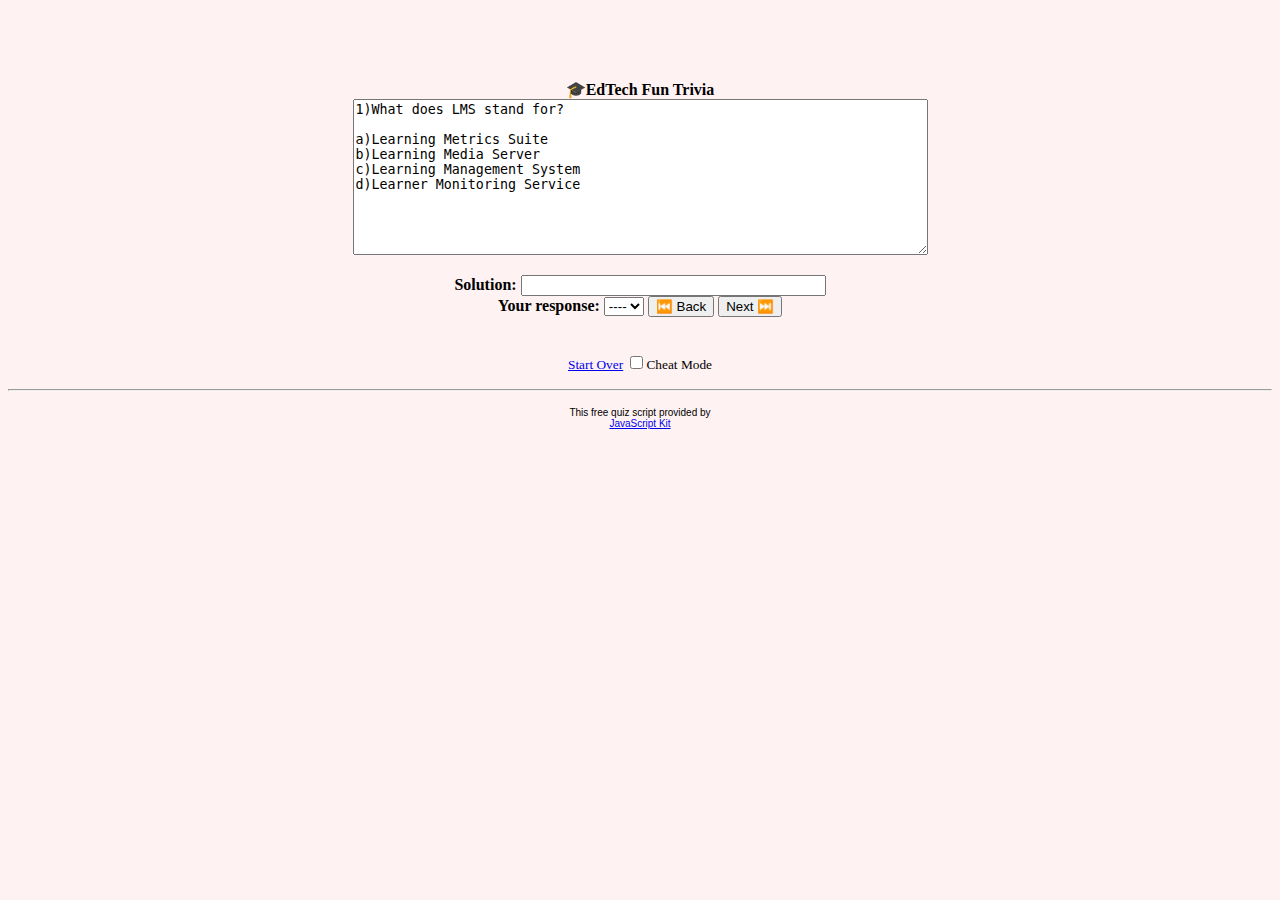
<file: index.html>
<html>
<head>
<style>
  .pill{display:inline-block;padding:4px 10px;border:1px solid #ddd;border-radius:999px;font:12px/1.2 Arial,sans-serif}
  #feedbackBox{margin-top:6px;padding:6px 10px;border:1px dashed #ddd;border-radius:8px;font-family:Arial,sans-serif}
  #feedbackBox.ok{background:#f0fdf4;border-color:#bbf7d0}
  #feedbackBox.no{background:#fff1f2;border-color:#fecaca}
textarea {
  margin-bottom: 20px; /* adds space below question box */
}
</style>
</head>


<body bgcolor="#fff2f2">

<div align="left">

<table border="0" cellspacing="0" cellpadding="0" width="100%">
  <tr>
    <td width="50%"><form method="POST" name="instantquiz">
      <table border="0" width="100%" cellspacing="0" cellpadding="0">
        <caption><strong>🎓EdTech Fun Trivia</strong></caption>
        <tr>
          <td width="100%"><div align="center"><center><p><textarea rows="10" name="thequestion"
          cols="69" wrap="virtual"></textarea></td>
<br><br>
        </tr>
  
        <tr align="center">
          <td width="50%"><div align="center"><center><p><strong>Solution: </strong><input
          type="text" name="thesolution" size="35"></td>
<br><br>
        </tr>
        <tr align="center">
          <td width="100%"><div align="center"><center><p><strong>Your response:</strong> <select
          name="theresponse" size="1" onChange="responses()">
            <option value="-----">----</option>
            <option value="a">a</option>
            <option value="b">b</option>
            <option value="c">c</option>
            <option value="d">d</option>
          </select> <input type="button" value="⏮️ Back" name="B1"
  onClick="if (whichone>1){whichone--;generatequestions()}"> <input type="button" value="Next ⏭️" name="B2"
  onClick="if (whichone<=total){whichone++;generatequestions()}"><br><br><br>
          <small><a href="#" onClick="whichone=1;generatequestions();return false">Start Over</a> </small><input
          type="checkbox" name="cmode" value="ON"><small>Cheat Mode</small><hr><p align="center"><font face="arial" size="-2">This free quiz script provided by</font><br> <font face="arial, helvetica" size="-2"><a href="http://javascriptkit.com">JavaScript Kit</a></font></p></td>
        </tr>
      </table>
    </form>
    </td>
  </tr>
</table>

</div>

<script src="popsolution.js">

/*
Instant-grading multiple choice quiz-
By JavaScript Kit (javascriptkit.com)
Over 200+ free scripts here!
*/

</script>
<script language="JavaScript1.1">
var whichone=1
var tempmn=document.instantquiz.thequestion
function generatequestions(){
document.instantquiz.theresponse.selectedIndex=0
if (!document.instantquiz.cmode.checked||whichone>=total+1||whichone<=0)
document.instantquiz.thesolution.value=''
if (whichone>=total+1)
tempmn.value="🎉 Yoohoo! End of the quiz!"
else{
tempmn.value=whichone+")"+question[whichone]+"\n\n"+"a)"+eval('choice'+whichone+'[1]')+"\n"+"b)"+eval('choice'+whichone+'[2]')+"\n"+"c)"+eval('choice'+whichone+'[3]')+"\n"+"d)"+eval('choice'+whichone+'[4]')
if (document.instantquiz.cmode.checked)
document.instantquiz.thesolution.value=solution[whichone]
}
}

function responses(){
var temp2=document.instantquiz.theresponse
var temp3=temp2.options[temp2.selectedIndex].text
if (temp3!=solution[whichone]&&temp2.selectedIndex!=0)
document.instantquiz.thesolution.value="Sorry, the correct answer is "+solution[whichone]
else if(temp2.selectedIndex!=0)
document.instantquiz.thesolution.value=compliments[Math.round(Math.random()*compliments.length-1)]
}

generatequestions()
</script>

</body>

</html>
</file>
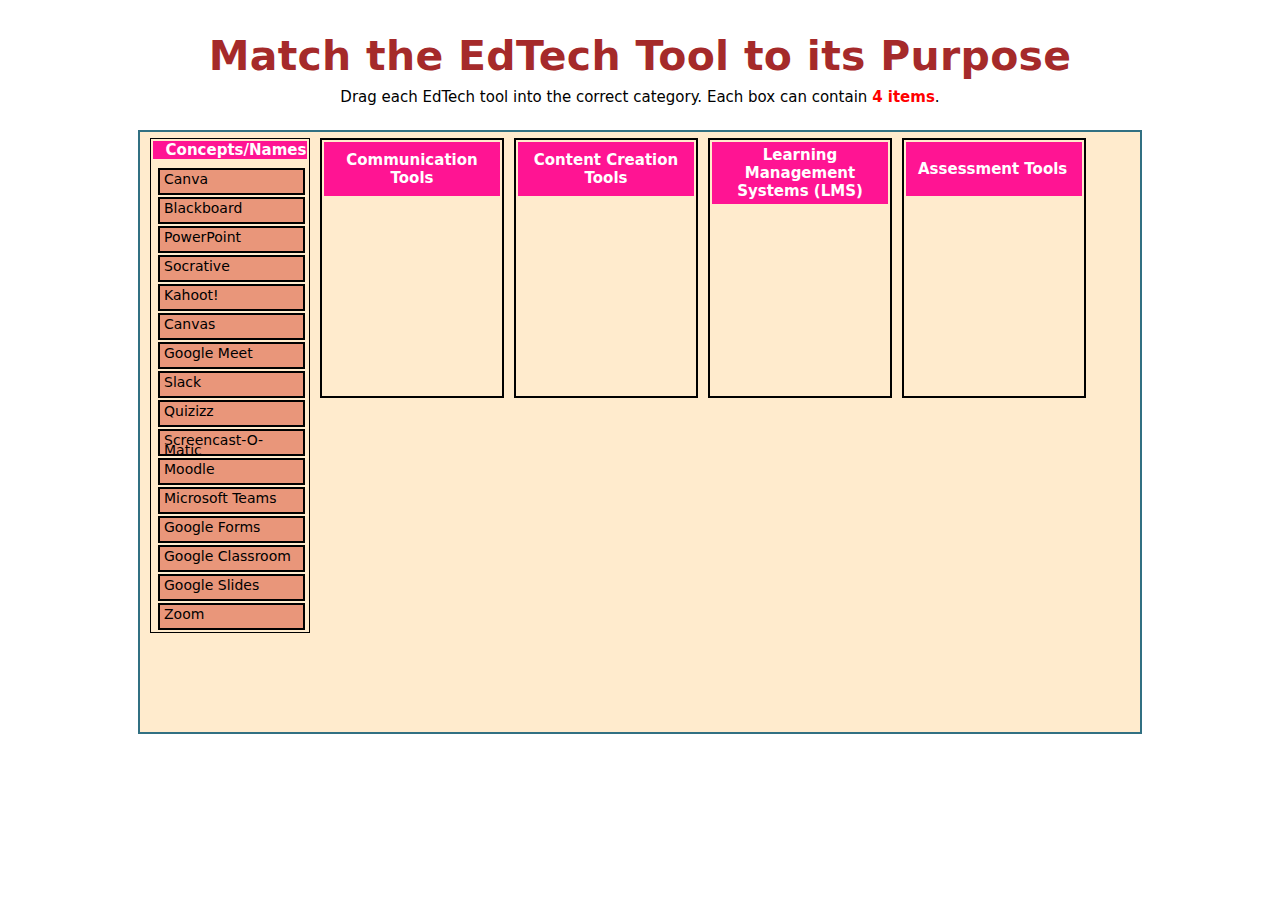
<file: dragdroptask/index.html>
<!DOCTYPE HTML PUBLIC "-//W3C//DTD HTML 4.01//EN" "http://www.w3.org/TR/html4/strict.dtd">
<html>

<head>
<meta http-equiv="content-type" content="text/html; charset=UTF-8">

	<title>Drag and Drop Quiz</title>
	
	 <link rel="stylesheet" href="style.css">
	
	
	<script type="text/javascript">
	
	
	/* VARIABLES YOU COULD MODIFY */
	var boxSizeArray = [4,4,4,4,4,4,4];	// Array indicating how many items there is room for in the right column ULs
	
	var arrow_offsetX = -5;	// Offset X - position of small arrow
	var arrow_offsetY = 0;	// Offset Y - position of small arrow
	
	var arrow_offsetX_firefox = -6;	// Firefox - offset X small arrow
	var arrow_offsetY_firefox = -13; // Firefox - offset Y small arrow
	
	var verticalSpaceBetweenListItems = 3;	// Pixels space between one <li> and next	
											// Same value or higher as margin bottom in CSS for #dhtmlgoodies_dragDropContainer ul li,#dragContent li
	
											
	var initShuffleItems = true;	// Shuffle items before staring

	var indicateDestionationByUseOfArrow = true;	// Display arrow to indicate where object will be dropped(false = use rectangle)
	
	
	var lockedAfterDrag = false;	/* Lock items after they have been dragged, i.e. the user get's only one shot for the correct answer */
	
	
	/* END VARIABLES YOU COULD MODIFY */
	
	var dragDropTopContainer = false;
	var dragTimer = -1;
	var dragContentObj = false;
	var contentToBeDragged = false;	// Reference to dragged <li>
	var contentToBeDragged_src = false;	// Reference to parent of <li> before drag started
	var contentToBeDragged_next = false; 	// Reference to next sibling of <li> to be dragged
	var destinationObj = false;	// Reference to <UL> or <LI> where element is dropped.
	var dragDropIndicator = false;	// Reference to small arrow indicating where items will be dropped
	var ulPositionArray = new Array();
	var mouseoverObj = false;	// Reference to highlighted DIV
	
	var MSIE = navigator.userAgent.indexOf('MSIE')>=0?true:false;
	var navigatorVersion = navigator.appVersion.replace(/.*?MSIE (\d\.\d).*/g,'$1')/1;
	var destinationBoxes = new Array();
	var indicateDestinationBox = false;
		
	function getTopPos(inputObj)
	{		
	  var returnValue = inputObj.offsetTop;
	  while((inputObj = inputObj.offsetParent) != null){
	  	if(inputObj.tagName!='HTML')returnValue += inputObj.offsetTop;
	  }
	  return returnValue;
	}
	
	function getLeftPos(inputObj)
	{
	  var returnValue = inputObj.offsetLeft;
	  while((inputObj = inputObj.offsetParent) != null){
	  	if(inputObj.tagName!='HTML')returnValue += inputObj.offsetLeft;
	  }
	  return returnValue;
	}
		
	function cancelEvent()
	{
		return false;
	}
	function initDrag(e)	// Mouse button is pressed down on a LI
	{
		if(document.all)e = event;
		if(lockedAfterDrag && this.parentNode.id!='allItems')return;
		var st = Math.max(document.body.scrollTop,document.documentElement.scrollTop);
		var sl = Math.max(document.body.scrollLeft,document.documentElement.scrollLeft);
		
		
		
		dragTimer = 0;
		dragContentObj.style.left = e.clientX + sl + 'px';
		dragContentObj.style.top = e.clientY + st + 'px';
		contentToBeDragged = this;
		contentToBeDragged_src = this.parentNode;
		contentToBeDragged_next = false;
		if(this.nextSibling){
			contentToBeDragged_next = this.nextSibling;
			if(!this.tagName && contentToBeDragged_next.nextSibling)contentToBeDragged_next = contentToBeDragged_next.nextSibling;
		}
		timerDrag();
		return false;
	}
	
	function everythingIsCorrect()
	{
		alert('Congratulations! Everything is correct');		
	}
	
	
	function timerDrag()
	{
		if(dragTimer>=0 && dragTimer<10){
			dragTimer++;
			setTimeout('timerDrag()',10);
			return;
		}
		if(dragTimer==10){
			dragContentObj.style.display='block';
			dragContentObj.appendChild(contentToBeDragged);
		}
	}
	
	function moveDragContent(e)
	{
		if(dragTimer<10){
			if(contentToBeDragged){
				if(contentToBeDragged_next){
					contentToBeDragged_src.insertBefore(contentToBeDragged,contentToBeDragged_next);
				}else{
					contentToBeDragged_src.appendChild(contentToBeDragged);
				}	
			}
			return;
		}
		if(document.all)e = event;
		var st = Math.max(document.body.scrollTop,document.documentElement.scrollTop);
		var sl = Math.max(document.body.scrollLeft,document.documentElement.scrollLeft);
		
		
		dragContentObj.style.left = e.clientX + sl + 'px';
		dragContentObj.style.top = e.clientY + st + 'px';
		
		if(mouseoverObj)mouseoverObj.className='';
		destinationObj = false;
		dragDropIndicator.style.display='none';
		if(indicateDestinationBox)indicateDestinationBox.style.display='none';
		var x = e.clientX + sl;
		var y = e.clientY + st;
		var width = dragContentObj.offsetWidth;
		var height = dragContentObj.offsetHeight;
		
		var tmpOffsetX = arrow_offsetX;
		var tmpOffsetY = arrow_offsetY;
		if(!document.all){
			tmpOffsetX = arrow_offsetX_firefox;
			tmpOffsetY = arrow_offsetY_firefox;
		}

		for(var no=0;no<ulPositionArray.length;no++){
			var ul_leftPos = ulPositionArray[no]['left'];	
			var ul_topPos = ulPositionArray[no]['top'];	
			var ul_height = ulPositionArray[no]['height'];
			var ul_width = ulPositionArray[no]['width'];
			
			if((x+width) > ul_leftPos && x<(ul_leftPos + ul_width) && (y+height)> ul_topPos && y<(ul_topPos + ul_height)){
				var noExisting = ulPositionArray[no]['obj'].getElementsByTagName('LI').length;
				if(indicateDestinationBox && indicateDestinationBox.parentNode==ulPositionArray[no]['obj'])noExisting--;
				if(noExisting<boxSizeArray[no-1] || no==0){
					dragDropIndicator.style.left = ul_leftPos + tmpOffsetX + 'px';
					var subLi = ulPositionArray[no]['obj'].getElementsByTagName('LI');
					for(var liIndex=0;liIndex<subLi.length;liIndex++){
						var tmpTop = getTopPos(subLi[liIndex]);
						if(!indicateDestionationByUseOfArrow){
							if(y<tmpTop){
								destinationObj = subLi[liIndex];
								indicateDestinationBox.style.display='block';
								subLi[liIndex].parentNode.insertBefore(indicateDestinationBox,subLi[liIndex]);
								break;
							}
						}else{							
							if(y<tmpTop){
								destinationObj = subLi[liIndex];
								dragDropIndicator.style.top = tmpTop + tmpOffsetY - Math.round(dragDropIndicator.clientHeight/2) + 'px';
								dragDropIndicator.style.display='block';
								break;
							}	
						}					
					}
					
					if(!indicateDestionationByUseOfArrow){
						if(indicateDestinationBox.style.display=='none'){
							indicateDestinationBox.style.display='block';
							ulPositionArray[no]['obj'].appendChild(indicateDestinationBox);
						}
						
					}else{
						if(subLi.length>0 && dragDropIndicator.style.display=='none'){
							dragDropIndicator.style.top = getTopPos(subLi[subLi.length-1]) + subLi[subLi.length-1].offsetHeight + tmpOffsetY + 'px';
							dragDropIndicator.style.display='block';
						}
						if(subLi.length==0){
							dragDropIndicator.style.top = ul_topPos + arrow_offsetY + 'px'
							dragDropIndicator.style.display='block';
						}
					}
					
					if(!destinationObj)destinationObj = ulPositionArray[no]['obj'];
					mouseoverObj = ulPositionArray[no]['obj'].parentNode;
					mouseoverObj.className='mouseover';
					return;
				}
			}
		}
	}
	
	function checkAnswers()
	{
		
		for(var no=0;no<destinationBoxes.length;no++){
			var subLis = destinationBoxes[no].getElementsByTagName('LI');
			if(subLis.length<boxSizeArray[no])return;	
			
			for(var no2=0;no2<subLis.length;no2++){
				if(subLis[no2].className=='wrongAnswer')return;
			}		
		}
		
		everythingIsCorrect();
		
		
	}
	
	
	/* End dragging 
	Put <LI> into a destination or back to where it came from.
	*/	
	function dragDropEnd(e)
	{
		if(dragTimer==-1)return;
		if(dragTimer<10){
			dragTimer = -1;
			return;
		}
		dragTimer = -1;
		if(document.all)e = event;		
		if(destinationObj){
			var groupId = contentToBeDragged.getAttribute('groupId');
			if(!groupId)groupId = contentToBeDragged.groupId;
			
			var destinationToCheckOn = destinationObj;
			if(destinationObj.tagName!='UL'){
				destinationToCheckOn = destinationObj.parentNode;
			}
			
			var answerCheck = false;
			if(groupId == destinationToCheckOn.id){
				contentToBeDragged.className = 'correctAnswer';		
				answerCheck=true;	
			}else{
				contentToBeDragged.className = 'wrongAnswer';
			}
			if(destinationObj.id=='allItems' || destinationObj.parentNode.id=='allItems')contentToBeDragged.className='';
			
			
			if(destinationObj.tagName=='UL'){
				destinationObj.appendChild(contentToBeDragged);
			}else{
				destinationObj.parentNode.insertBefore(contentToBeDragged,destinationObj);
			}
			mouseoverObj.className='';
			destinationObj = false;
			dragDropIndicator.style.display='none';
			if(indicateDestinationBox){
				indicateDestinationBox.style.display='none';
				document.body.appendChild(indicateDestinationBox);
			}
						
			contentToBeDragged = false;
			
			if(answerCheck)checkAnswers();	
			
			return;
		}	
		if(contentToBeDragged_next){
			contentToBeDragged_src.insertBefore(contentToBeDragged,contentToBeDragged_next);
		}else{
			contentToBeDragged_src.appendChild(contentToBeDragged);
		}
		contentToBeDragged = false;
		dragDropIndicator.style.display='none';
		if(indicateDestinationBox){
			indicateDestinationBox.style.display='none';
			document.body.appendChild(indicateDestinationBox);
			
		}		
		mouseoverObj = false;
		
	}
	
	/* 
	Preparing data to be saved 
	*/
	function saveDragDropNodes()
	{
		var saveString = "";
		var uls = dragDropTopContainer.getElementsByTagName('UL');
		for(var no=0;no<uls.length;no++){	// LOoping through all <ul>
			var lis = uls[no].getElementsByTagName('LI');
			for(var no2=0;no2<lis.length;no2++){
				if(saveString.length>0)saveString = saveString + ";";
				saveString = saveString + uls[no].id + '|' + lis[no2].id;
			}	
		}		
		
		document.getElementById('saveContent').innerHTML = '<h1>Ready to save these nodes:</h1> ' + saveString.replace(/;/g,';<br>') + '<p>Format: ID of ul |(pipe) ID of li;(semicolon)</p><p>You can put these values into a hidden form fields, post it to the server and explode the submitted value there</p>';
		
	}
	
	function initDragDropScript()
	{
		dragContentObj = document.getElementById('dragContent');
		dragDropIndicator = document.getElementById('dragDropIndicator');
		dragDropTopContainer = document.getElementById('dhtmlgoodies_dragDropContainer');
		document.documentElement.onselectstart = cancelEvent;;
		var listItems = dragDropTopContainer.getElementsByTagName('LI');	// Get array containing all <LI>
		var itemHeight = false;
		for(var no=0;no<listItems.length;no++){
			listItems[no].onmousedown = initDrag;
			listItems[no].onselectstart = cancelEvent;
			if(!itemHeight)itemHeight = listItems[no].offsetHeight;
			if(MSIE && navigatorVersion/1<6){
				listItems[no].style.cursor='hand';
			}			
		}
		
		var mainContainer = document.getElementById('dhtmlgoodies_mainContainer');
		var uls = mainContainer.getElementsByTagName('UL');
		itemHeight = itemHeight + verticalSpaceBetweenListItems;
		for(var no=0;no<uls.length;no++){
			uls[no].style.height = itemHeight * boxSizeArray[no]  + 'px';
			destinationBoxes[destinationBoxes.length] = uls[no];
		}
		
		var leftContainer = document.getElementById('dhtmlgoodies_listOfItems');
		var itemBox = leftContainer.getElementsByTagName('UL')[0];
		
		document.documentElement.onmousemove = moveDragContent;	// Mouse move event - moving draggable div
		document.documentElement.onmouseup = dragDropEnd;	// Mouse move event - moving draggable div
		
		var ulArray = dragDropTopContainer.getElementsByTagName('UL');
		for(var no=0;no<ulArray.length;no++){
			ulPositionArray[no] = new Array();
			ulPositionArray[no]['left'] = getLeftPos(ulArray[no]);	
			ulPositionArray[no]['top'] = getTopPos(ulArray[no]);	
			ulPositionArray[no]['width'] = ulArray[no].offsetWidth;
			ulPositionArray[no]['height'] = ulArray[no].clientHeight;
			ulPositionArray[no]['obj'] = ulArray[no];
		}
		
		if(initShuffleItems){
			var allItemsObj = document.getElementById('allItems');
			var initItems = allItemsObj.getElementsByTagName('LI');
			
			for(var no=0;no<(initItems.length*10);no++){
				var itemIndex = Math.floor(Math.random()*initItems.length);
				allItemsObj.appendChild(initItems[itemIndex]);
			}
		}
		if(!indicateDestionationByUseOfArrow){
			indicateDestinationBox = document.createElement('LI');
			indicateDestinationBox.id = 'indicateDestination';
			indicateDestinationBox.style.display='none';
			document.body.appendChild(indicateDestinationBox);
		}		
		
	}
	
	window.onload = initDragDropScript;
	</script>
</head><body>
<h1 align="center">Match the EdTech Tool to its Purpose</h1>
<p>Drag each EdTech tool into the correct category. Each box can contain <span class="style1">4 items</span>.</p>
<div id="dhtmlgoodies_dragDropContainer">
	<div id="topBar">
	<div style="padding-bottom: 5px; width: 728px; height: 1px;">

</script>
	</div>
			
		</div>
	<div id="dhtmlgoodies_listOfItems">
		<div class="">
			<p>Concepts/Names</p>		
		<ul id="allItems">
			
			
		<!-- box1 -->
  <li id="node1" groupid="box1">Zoom</li>
  <li id="node2" groupid="box1">Microsoft Teams</li>
  <li id="node3" groupid="box1">Google Meet</li>
  <li id="node4" groupid="box1">Slack</li>

  <!-- box2 -->
  <li id="node5" groupid="box2">Canva</li>
  <li id="node6" groupid="box2">PowerPoint</li>
  <li id="node7" groupid="box2">Google Slides</li>
  <li id="node8" groupid="box2">Screencast-O-Matic</li>

  <!-- box3 -->
  <li id="node9" groupid="box3">Canvas</li>
  <li id="node10" groupid="box3">Google Classroom</li>
  <li id="node11" groupid="box3">Moodle</li>
  <li id="node12" groupid="box3">Blackboard</li>

  <!-- box4 -->
  <li id="node13" groupid="box4">Kahoot!</li>
  <li id="node14" groupid="box4">Quizizz</li>
  <li id="node15" groupid="box4">Google Forms</li>
  <li id="node16" groupid="box4">Socrative</li></ul>
		</div>
	</div>	
	<div id="dhtmlgoodies_mainContainer">
  <div><p>Communication Tools</p><ul id="box1"></ul></div>
  <div><p>Content Creation Tools</p><ul id="box2"></ul></div>
  <div><p>Learning Management Systems (LMS)</p><ul id="box3"></ul></div>
  <div><p>Assessment Tools</p><ul id="box4"></ul></div>
			<ul style="height: 72px;" id="box2"></ul>
		</div>
		
	</div>
</div>
<ul style="left: 110px; top: 329px; display: block;" id="dragContent"></ul>
<div style="display: none; left: 24px; top: 333px;" id="dragDropIndicator"><img src="insert.gif"></div>
<div id="saveContent"></div>

</span></body></html>
</file>
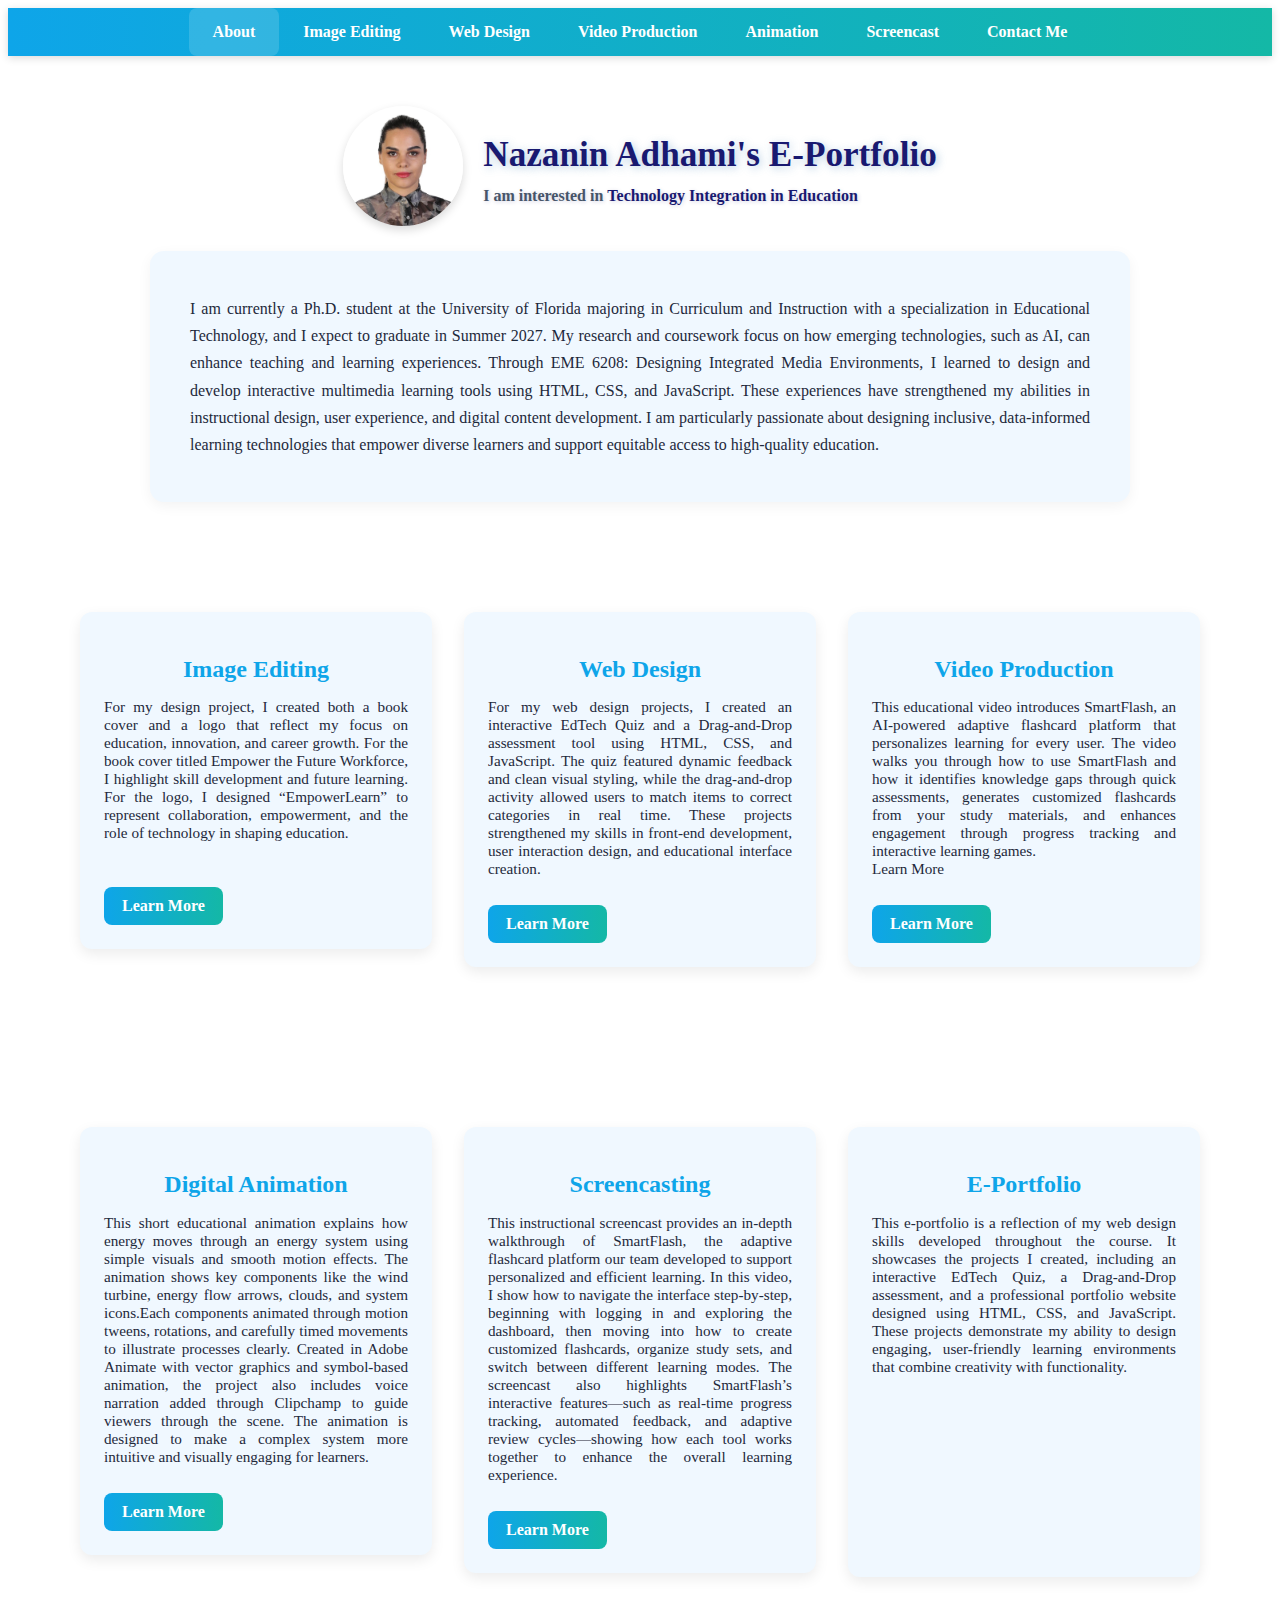
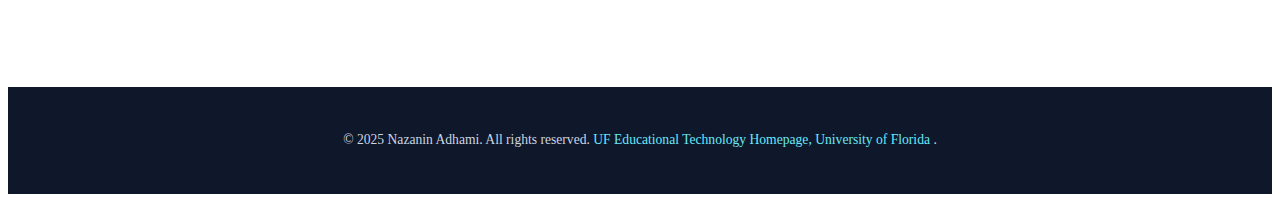
<file: Portfolio/index.html>
<!DOCTYPE html PUBLIC "-//W3C//DTD XHTML 1.0 Strict//EN" "http://www.w3.org/TR/xhtml1/DTD/xhtml1-strict.dtd">


<!--
Design by TEMPLATED
http://templated.co
Released for free under the Creative Commons Attribution License
Name       : Vestibule 
Description: A two-column, fixed-width design with dark color scheme.
Version    : 1.0
Released   : 20130406
-->

<!-- Comments are in ALL CAPS -->


<html xmlns="http://www.w3.org/1999/xhtml">
<head>
<meta name="keywords" content="" />
<meta name="description" content="" />
<meta http-equiv="content-type" content="text/html; charset=utf-8" />

<!-- SET THE PAGE TITLE INSIDE THE TITLE TAGS BELOW -->
<title>title of this page</title>

<link href="http://fonts.googleapis.com/css?family=Oxygen:400,700,300" rel="stylesheet" type="text/css" />
<link href="style.css" rel="stylesheet" type="text/css" media="screen" />
</head>

<body>
<div id="wrapper">
<!-- START OF THE NAVIGATION SECTION.  DO NOT CHANGE ANYTHING ABOVE THIS LINE EXCEPT TO SET THE TITLE. -->


	<div id="menu-wrapper">
		<div id="menu" class="container">
			<ul>
				<!-- NAVIGATION MENU.  THERE SHOULD BE ONE LIST ITEM FOR EACH BUTTON IN YOUR NAVIGATION BAR. -->
                <!-- REPLACE THE # IN THE LINK WITH THE FILE NAME OF THE APPROPRIATE PAGE.  -->
                <li class="current_page_item"><a href="index.html">About</a></li>
				<li><a href="image.html">Image Editing</a></li>
				<li><a href="web.html">Web Design</a></li>
				<li><a href="video.html">Video Production</a></li>
				<li><a href="animation.html">Animation</a></li>
				<li><a href="screencast.html">Screencast</a></li>
				<li><a href="contact.html">Contact Me</a></li>
			</ul>
		</div>
	</div>
	<div id="logo" class="container">
          <div class="logo-content">
    <img src="nazanin.png" alt="Nazanin Adhami" class="profile-photo" />
              <div class="logo-text">
        
		<!-- THIS IS WHERE YOU CUSTOMIZE THE HEADER FOR EACH PAGE. -->
        <h1>Nazanin Adhami's E-Portfolio</h1>
		<!-- THIS IS WHERE YOU CUSTOMIZE THE SUBHEADER FOR EACH PAGE. -->
        <p id="animated-text">I am interested in <span class="fade-text"></span></p>
                    </div>
  </div>
        
	</div>
	<div id="page" class="container">
		<div>
			<div class="entry">
				<!-- THIS IS WHERE YOU CUSTOMIZE THE INTRODUCTORY PARAGRAPH FOR EACH PAGE. -->
                <p>I am currently a Ph.D. student at the University of Florida majoring in Curriculum and Instruction with a specialization in Educational Technology, and I expect to graduate in Summer 2027. My research and coursework focus on how emerging technologies, such as AI, can enhance teaching and learning experiences. Through EME 6208: Designing Integrated Media Environments, I learned to design and develop interactive multimedia learning tools using HTML, CSS, and JavaScript. These experiences have strengthened my abilities in instructional design, user experience, and digital content development. I am particularly passionate about designing inclusive, data-informed learning technologies that empower diverse learners and support equitable access to high-quality education. </p>
			</div>
		</div>
	</div>
    
    
<!-- END OF THE NAVIGATION SECTION. -->

<!-- START OF THE CONTENT SECTION. -->

<!-- ON OTHER PAGES, LIKE THE PROJECT PAGES, YOU WILL TAKE OUT EVERYTHING BETWEEN HERE AND THE END OF THE CONTENT SECTION AND REPLACE IT WITH THE PROJECT CONTENT. -->
    
    
    
    
	<div id="three-column" class="container">
		<div class="tbox1">
			<div class="box-style">
				<div class="content">
					
					<h2>Image Editing</h2>
					<p>For my design project, I created both a book cover and a logo that reflect my focus on education, innovation, and career growth. For the book cover titled Empower the Future Workforce, I highlight skill development and future learning. For the logo, I designed “EmpowerLearn” to represent collaboration, empowerment, and the role of technology in shaping education.
                    <br>
                       <br>
                        
                    </p>
					<a href="image.html" class="button">Learn More</a>
				</div>
			</div>
		</div>
		<div class="tbox2">
			<div class="box-style">
				<div class="content">
					<h2>Web Design</h2>
					<p>For my web design projects, I created an interactive EdTech Quiz and a Drag-and-Drop assessment tool using HTML, CSS, and JavaScript. The quiz featured dynamic feedback and clean visual styling, while the drag-and-drop activity allowed users to match items to correct categories in real time. These projects strengthened my skills in front-end development, user interaction design, and educational interface creation.</p>
					<a href="web.html" class="button">Learn More</a>
				</div>
			</div>
		</div>
		<div class="tbox3">
			<div class="box-style">
				<div class="content">
					<h2>Video Production</h2>
					<p>This educational video introduces SmartFlash, an AI-powered adaptive flashcard platform that personalizes learning for every user. The video walks you through how to use SmartFlash and how it identifies knowledge gaps through quick assessments, generates customized flashcards from your study materials, and enhances engagement through progress tracking and interactive learning games.
                           <br>

Learn More</p>
					<a href="video.html" class="button">Learn More</a>
				</div>
			</div>
		</div>
	</div>
	<div id="three-column" class="container">
		<div class="tbox1">
			<div class="box-style">
				<div class="content">
					<h2>Digital Animation</h2>
					<p>This short educational animation explains how energy moves through an energy system using simple visuals and smooth motion effects. The animation shows key components like the wind turbine, energy flow arrows, clouds, and system icons.Each components animated through motion tweens, rotations, and carefully timed movements to illustrate processes clearly. Created in Adobe Animate with vector graphics and symbol-based animation, the project also includes voice narration added through Clipchamp to guide viewers through the scene. The animation is designed to make a complex system more intuitive and visually engaging for learners.</p>
					<a href="animation.html" class="button">Learn More</a>
				</div>
			</div>
		</div>
		<div class="tbox2">
			<div class="box-style">
				<div class="content">
					<h2>Screencasting</h2>
					<p>This instructional screencast provides an in-depth walkthrough of SmartFlash, the adaptive flashcard platform our team developed to support personalized and efficient learning. In this video, I show how to navigate the interface step-by-step, beginning with logging in and exploring the dashboard, then moving into how to create customized flashcards, organize study sets, and switch between different learning modes. The screencast also highlights SmartFlash’s interactive features—such as real-time progress tracking, automated feedback, and adaptive review cycles—showing how each tool works together to enhance the overall learning experience.</p>
					<a href="screencast.html" class="button">Learn More</a>
				</div>
			</div>
		</div>
		<div class="tbox3">
			<div class="box-style">
				<div class="content">
					<h2>E-Portfolio</h2>
					<p>This e-portfolio is a reflection of my web design skills developed throughout the course. It showcases the projects I created, including an interactive EdTech Quiz, a Drag-and-Drop assessment, and a professional portfolio website designed using HTML, CSS, and JavaScript. These projects demonstrate my ability to design engaging, user-friendly learning environments that combine creativity with functionality.
                       <br>
                       <br>
                       <br>
                       <br>
                       <br>
                       <br>
                       <br>
                       <br>
                       <br>
                          <br>
                    </p>
				
				</div>
			</div>
		</div>
	</div>	
    
    
    
    
    
<!-- END OF THE CONTENT SECTION.  BELOW YOU CAN CUSTOMIZE YOUR FOOTER. -->
</div>

<div id="footer">
	<!-- START FOOTER -->
	<p>© 2025 Nazanin Adhami. All rights reserved.  
    <a href="https://education.ufl.edu/educational-technology/" target="_blank">
        UF Educational Technology Homepage, University of Florida
    </a>.
</p>

</p>
</p>
    <!-- END FOOTER -->
</div>
  
</body>
</html>
</file>
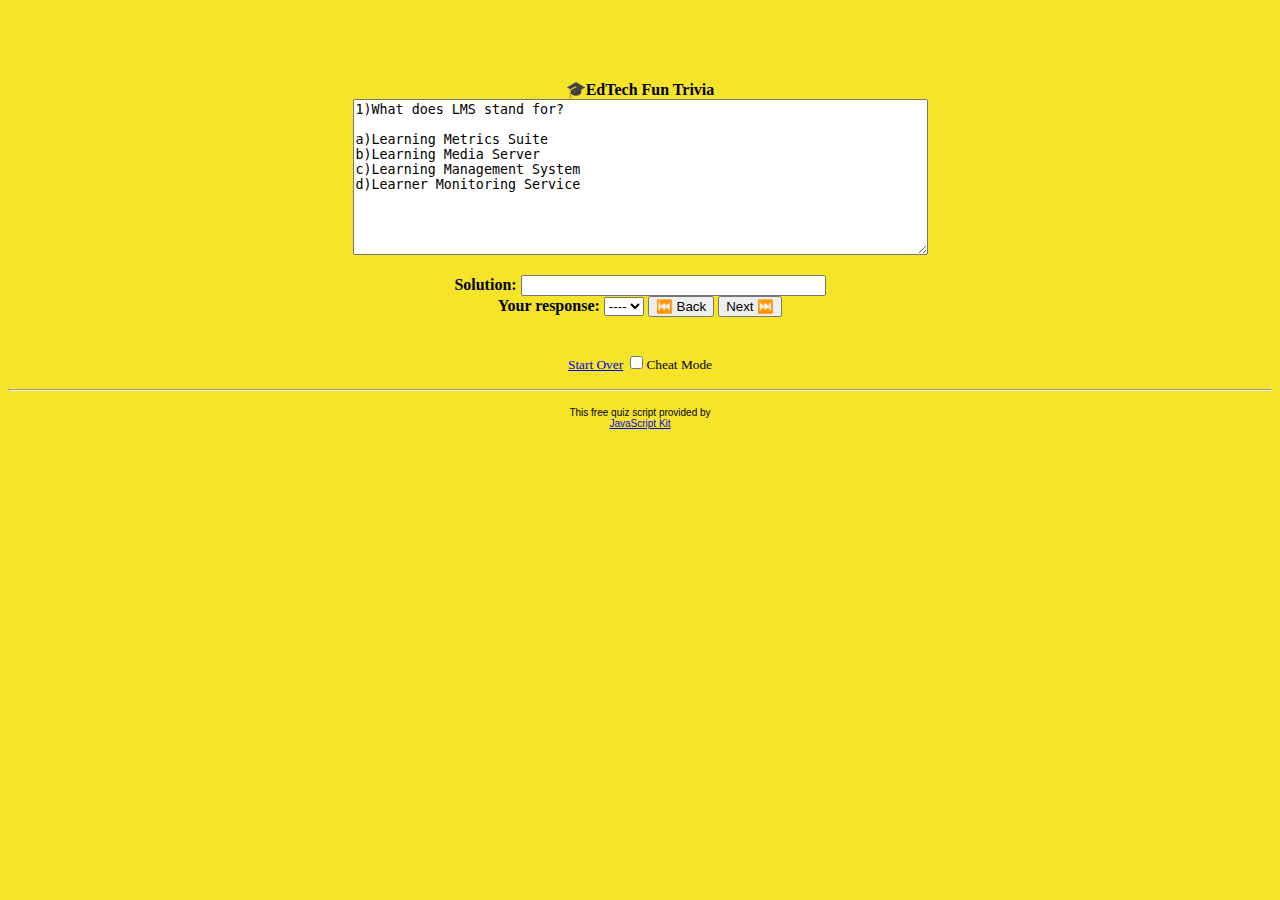
<file: Untitled.html>
<html>
<head>
<style>
  .pill{display:inline-block;padding:4px 10px;border:1px solid #ddd;border-radius:999px;font:12px/1.2 Arial,sans-serif}
  #feedbackBox{margin-top:6px;padding:6px 10px;border:1px dashed #ddd;border-radius:8px;font-family:Arial,sans-serif}
  #feedbackBox.ok{background:#f0fdf4;border-color:#bbf7d0}
  #feedbackBox.no{background:#fff1f2;border-color:#fecaca}
textarea {
  margin-bottom: 20px; /* adds space below question box */
}
</style>
</head>


<body bgcolor="#F5E427">

<div align="left">

<table border="0" cellspacing="0" cellpadding="0" width="100%">
  <tr>
    <td width="50%"><form method="POST" name="instantquiz">
      <table border="0" width="100%" cellspacing="0" cellpadding="0">
        <caption><strong>🎓EdTech Fun Trivia</strong></caption>
        <tr>
          <td width="100%"><div align="center"><center><p><textarea rows="10" name="thequestion"
          cols="69" wrap="virtual"></textarea></td>
<br><br>
        </tr>
  
        <tr align="center">
          <td width="50%"><div align="center"><center><p><strong>Solution: </strong><input
          type="text" name="thesolution" size="35"></td>
<br><br>
        </tr>
        <tr align="center">
          <td width="100%"><div align="center"><center><p><strong>Your response:</strong> <select
          name="theresponse" size="1" onChange="responses()">
            <option value="-----">----</option>
            <option value="a">a</option>
            <option value="b">b</option>
            <option value="c">c</option>
            <option value="d">d</option>
          </select> <input type="button" value="⏮️ Back" name="B1"
  onClick="if (whichone>1){whichone--;generatequestions()}"> <input type="button" value="Next ⏭️" name="B2"
  onClick="if (whichone<=total){whichone++;generatequestions()}"><br><br><br>
          <small><a href="#" onClick="whichone=1;generatequestions();return false">Start Over</a> </small><input
          type="checkbox" name="cmode" value="ON"><small>Cheat Mode</small><hr><p align="center"><font face="arial" size="-2">This free quiz script provided by</font><br> <font face="arial, helvetica" size="-2"><a href="http://javascriptkit.com">JavaScript Kit</a></font></p></td>
        </tr>
      </table>
    </form>
    </td>
  </tr>
</table>

</div>

<script src="popsolution.js">

/*
Instant-grading multiple choice quiz-
By JavaScript Kit (javascriptkit.com)
Over 200+ free scripts here!
*/

</script>
<script language="JavaScript1.1">
var whichone=1
var tempmn=document.instantquiz.thequestion
function generatequestions(){
document.instantquiz.theresponse.selectedIndex=0
if (!document.instantquiz.cmode.checked||whichone>=total+1||whichone<=0)
document.instantquiz.thesolution.value=''
if (whichone>=total+1)
tempmn.value="End of quiz"
else{
tempmn.value=whichone+")"+question[whichone]+"\n\n"+"a)"+eval('choice'+whichone+'[1]')+"\n"+"b)"+eval('choice'+whichone+'[2]')+"\n"+"c)"+eval('choice'+whichone+'[3]')+"\n"+"d)"+eval('choice'+whichone+'[4]')
if (document.instantquiz.cmode.checked)
document.instantquiz.thesolution.value=solution[whichone]
}
}

function responses(){
var temp2=document.instantquiz.theresponse
var temp3=temp2.options[temp2.selectedIndex].text
if (temp3!=solution[whichone]&&temp2.selectedIndex!=0)
document.instantquiz.thesolution.value="Sorry, the correct answer is "+solution[whichone]
else if(temp2.selectedIndex!=0)
document.instantquiz.thesolution.value=compliments[Math.round(Math.random()*compliments.length-1)]
}

generatequestions()
</script>

</body>

</html>
</file>
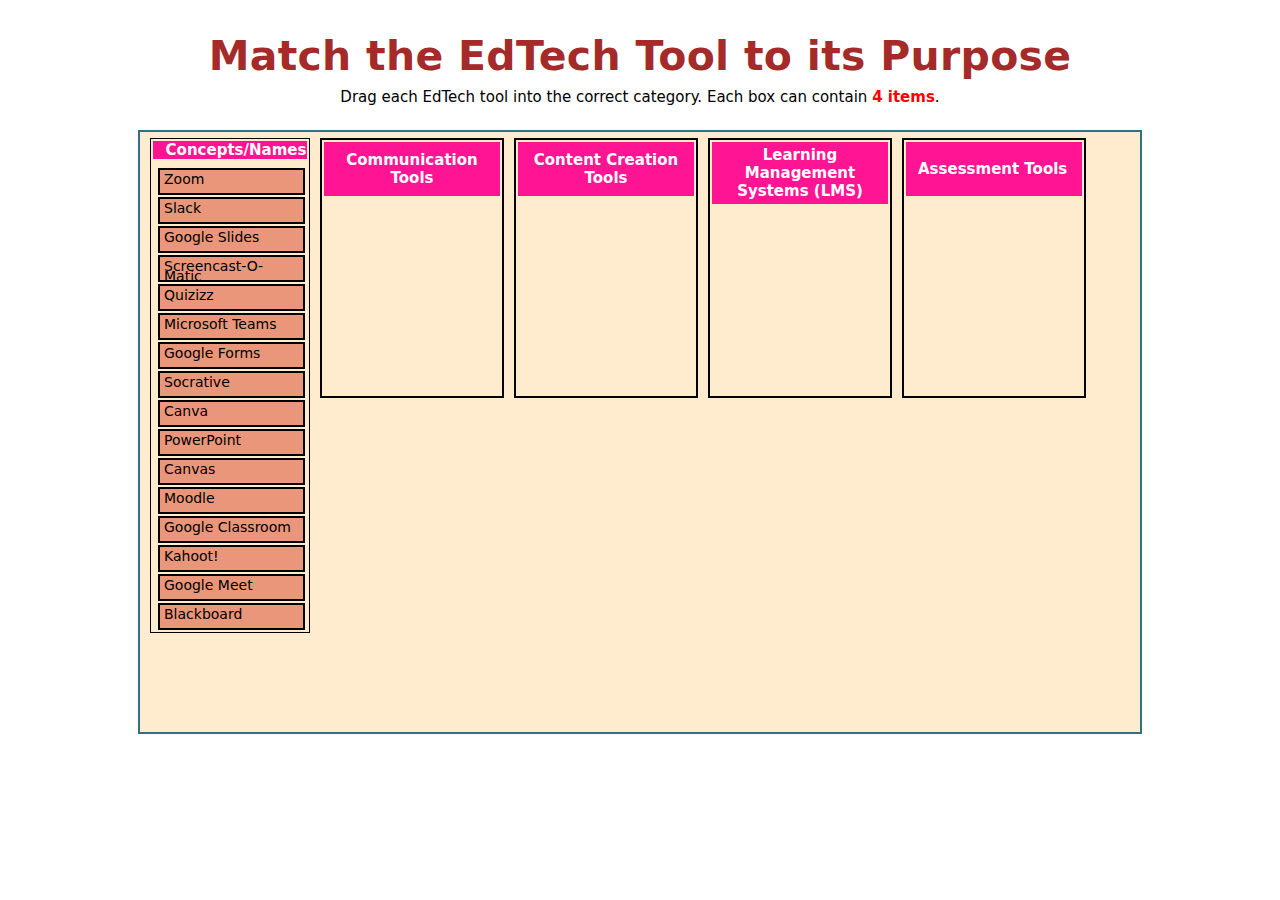
<file: dragdroptask/index.html.html>
<!DOCTYPE HTML PUBLIC "-//W3C//DTD HTML 4.01//EN" "http://www.w3.org/TR/html4/strict.dtd">
<html>

<head>
<meta http-equiv="content-type" content="text/html; charset=UTF-8">

	<title>Drag and Drop Quiz</title>
	
	 <link rel="stylesheet" href="style.css">
	
	
	<script type="text/javascript">
	
	
	/* VARIABLES YOU COULD MODIFY */
	var boxSizeArray = [4,4,4,4,4,4,4];	// Array indicating how many items there is room for in the right column ULs
	
	var arrow_offsetX = -5;	// Offset X - position of small arrow
	var arrow_offsetY = 0;	// Offset Y - position of small arrow
	
	var arrow_offsetX_firefox = -6;	// Firefox - offset X small arrow
	var arrow_offsetY_firefox = -13; // Firefox - offset Y small arrow
	
	var verticalSpaceBetweenListItems = 3;	// Pixels space between one <li> and next	
											// Same value or higher as margin bottom in CSS for #dhtmlgoodies_dragDropContainer ul li,#dragContent li
	
											
	var initShuffleItems = true;	// Shuffle items before staring

	var indicateDestionationByUseOfArrow = true;	// Display arrow to indicate where object will be dropped(false = use rectangle)
	
	
	var lockedAfterDrag = false;	/* Lock items after they have been dragged, i.e. the user get's only one shot for the correct answer */
	
	
	/* END VARIABLES YOU COULD MODIFY */
	
	var dragDropTopContainer = false;
	var dragTimer = -1;
	var dragContentObj = false;
	var contentToBeDragged = false;	// Reference to dragged <li>
	var contentToBeDragged_src = false;	// Reference to parent of <li> before drag started
	var contentToBeDragged_next = false; 	// Reference to next sibling of <li> to be dragged
	var destinationObj = false;	// Reference to <UL> or <LI> where element is dropped.
	var dragDropIndicator = false;	// Reference to small arrow indicating where items will be dropped
	var ulPositionArray = new Array();
	var mouseoverObj = false;	// Reference to highlighted DIV
	
	var MSIE = navigator.userAgent.indexOf('MSIE')>=0?true:false;
	var navigatorVersion = navigator.appVersion.replace(/.*?MSIE (\d\.\d).*/g,'$1')/1;
	var destinationBoxes = new Array();
	var indicateDestinationBox = false;
		
	function getTopPos(inputObj)
	{		
	  var returnValue = inputObj.offsetTop;
	  while((inputObj = inputObj.offsetParent) != null){
	  	if(inputObj.tagName!='HTML')returnValue += inputObj.offsetTop;
	  }
	  return returnValue;
	}
	
	function getLeftPos(inputObj)
	{
	  var returnValue = inputObj.offsetLeft;
	  while((inputObj = inputObj.offsetParent) != null){
	  	if(inputObj.tagName!='HTML')returnValue += inputObj.offsetLeft;
	  }
	  return returnValue;
	}
		
	function cancelEvent()
	{
		return false;
	}
	function initDrag(e)	// Mouse button is pressed down on a LI
	{
		if(document.all)e = event;
		if(lockedAfterDrag && this.parentNode.id!='allItems')return;
		var st = Math.max(document.body.scrollTop,document.documentElement.scrollTop);
		var sl = Math.max(document.body.scrollLeft,document.documentElement.scrollLeft);
		
		
		
		dragTimer = 0;
		dragContentObj.style.left = e.clientX + sl + 'px';
		dragContentObj.style.top = e.clientY + st + 'px';
		contentToBeDragged = this;
		contentToBeDragged_src = this.parentNode;
		contentToBeDragged_next = false;
		if(this.nextSibling){
			contentToBeDragged_next = this.nextSibling;
			if(!this.tagName && contentToBeDragged_next.nextSibling)contentToBeDragged_next = contentToBeDragged_next.nextSibling;
		}
		timerDrag();
		return false;
	}
	
	function everythingIsCorrect()
	{
		alert('Congratulations! Everything is correct');		
	}
	
	
	function timerDrag()
	{
		if(dragTimer>=0 && dragTimer<10){
			dragTimer++;
			setTimeout('timerDrag()',10);
			return;
		}
		if(dragTimer==10){
			dragContentObj.style.display='block';
			dragContentObj.appendChild(contentToBeDragged);
		}
	}
	
	function moveDragContent(e)
	{
		if(dragTimer<10){
			if(contentToBeDragged){
				if(contentToBeDragged_next){
					contentToBeDragged_src.insertBefore(contentToBeDragged,contentToBeDragged_next);
				}else{
					contentToBeDragged_src.appendChild(contentToBeDragged);
				}	
			}
			return;
		}
		if(document.all)e = event;
		var st = Math.max(document.body.scrollTop,document.documentElement.scrollTop);
		var sl = Math.max(document.body.scrollLeft,document.documentElement.scrollLeft);
		
		
		dragContentObj.style.left = e.clientX + sl + 'px';
		dragContentObj.style.top = e.clientY + st + 'px';
		
		if(mouseoverObj)mouseoverObj.className='';
		destinationObj = false;
		dragDropIndicator.style.display='none';
		if(indicateDestinationBox)indicateDestinationBox.style.display='none';
		var x = e.clientX + sl;
		var y = e.clientY + st;
		var width = dragContentObj.offsetWidth;
		var height = dragContentObj.offsetHeight;
		
		var tmpOffsetX = arrow_offsetX;
		var tmpOffsetY = arrow_offsetY;
		if(!document.all){
			tmpOffsetX = arrow_offsetX_firefox;
			tmpOffsetY = arrow_offsetY_firefox;
		}

		for(var no=0;no<ulPositionArray.length;no++){
			var ul_leftPos = ulPositionArray[no]['left'];	
			var ul_topPos = ulPositionArray[no]['top'];	
			var ul_height = ulPositionArray[no]['height'];
			var ul_width = ulPositionArray[no]['width'];
			
			if((x+width) > ul_leftPos && x<(ul_leftPos + ul_width) && (y+height)> ul_topPos && y<(ul_topPos + ul_height)){
				var noExisting = ulPositionArray[no]['obj'].getElementsByTagName('LI').length;
				if(indicateDestinationBox && indicateDestinationBox.parentNode==ulPositionArray[no]['obj'])noExisting--;
				if(noExisting<boxSizeArray[no-1] || no==0){
					dragDropIndicator.style.left = ul_leftPos + tmpOffsetX + 'px';
					var subLi = ulPositionArray[no]['obj'].getElementsByTagName('LI');
					for(var liIndex=0;liIndex<subLi.length;liIndex++){
						var tmpTop = getTopPos(subLi[liIndex]);
						if(!indicateDestionationByUseOfArrow){
							if(y<tmpTop){
								destinationObj = subLi[liIndex];
								indicateDestinationBox.style.display='block';
								subLi[liIndex].parentNode.insertBefore(indicateDestinationBox,subLi[liIndex]);
								break;
							}
						}else{							
							if(y<tmpTop){
								destinationObj = subLi[liIndex];
								dragDropIndicator.style.top = tmpTop + tmpOffsetY - Math.round(dragDropIndicator.clientHeight/2) + 'px';
								dragDropIndicator.style.display='block';
								break;
							}	
						}					
					}
					
					if(!indicateDestionationByUseOfArrow){
						if(indicateDestinationBox.style.display=='none'){
							indicateDestinationBox.style.display='block';
							ulPositionArray[no]['obj'].appendChild(indicateDestinationBox);
						}
						
					}else{
						if(subLi.length>0 && dragDropIndicator.style.display=='none'){
							dragDropIndicator.style.top = getTopPos(subLi[subLi.length-1]) + subLi[subLi.length-1].offsetHeight + tmpOffsetY + 'px';
							dragDropIndicator.style.display='block';
						}
						if(subLi.length==0){
							dragDropIndicator.style.top = ul_topPos + arrow_offsetY + 'px'
							dragDropIndicator.style.display='block';
						}
					}
					
					if(!destinationObj)destinationObj = ulPositionArray[no]['obj'];
					mouseoverObj = ulPositionArray[no]['obj'].parentNode;
					mouseoverObj.className='mouseover';
					return;
				}
			}
		}
	}
	
	function checkAnswers()
	{
		
		for(var no=0;no<destinationBoxes.length;no++){
			var subLis = destinationBoxes[no].getElementsByTagName('LI');
			if(subLis.length<boxSizeArray[no])return;	
			
			for(var no2=0;no2<subLis.length;no2++){
				if(subLis[no2].className=='wrongAnswer')return;
			}		
		}
		
		everythingIsCorrect();
		
		
	}
	
	
	/* End dragging 
	Put <LI> into a destination or back to where it came from.
	*/	
	function dragDropEnd(e)
	{
		if(dragTimer==-1)return;
		if(dragTimer<10){
			dragTimer = -1;
			return;
		}
		dragTimer = -1;
		if(document.all)e = event;		
		if(destinationObj){
			var groupId = contentToBeDragged.getAttribute('groupId');
			if(!groupId)groupId = contentToBeDragged.groupId;
			
			var destinationToCheckOn = destinationObj;
			if(destinationObj.tagName!='UL'){
				destinationToCheckOn = destinationObj.parentNode;
			}
			
			var answerCheck = false;
			if(groupId == destinationToCheckOn.id){
				contentToBeDragged.className = 'correctAnswer';		
				answerCheck=true;	
			}else{
				contentToBeDragged.className = 'wrongAnswer';
			}
			if(destinationObj.id=='allItems' || destinationObj.parentNode.id=='allItems')contentToBeDragged.className='';
			
			
			if(destinationObj.tagName=='UL'){
				destinationObj.appendChild(contentToBeDragged);
			}else{
				destinationObj.parentNode.insertBefore(contentToBeDragged,destinationObj);
			}
			mouseoverObj.className='';
			destinationObj = false;
			dragDropIndicator.style.display='none';
			if(indicateDestinationBox){
				indicateDestinationBox.style.display='none';
				document.body.appendChild(indicateDestinationBox);
			}
						
			contentToBeDragged = false;
			
			if(answerCheck)checkAnswers();	
			
			return;
		}	
		if(contentToBeDragged_next){
			contentToBeDragged_src.insertBefore(contentToBeDragged,contentToBeDragged_next);
		}else{
			contentToBeDragged_src.appendChild(contentToBeDragged);
		}
		contentToBeDragged = false;
		dragDropIndicator.style.display='none';
		if(indicateDestinationBox){
			indicateDestinationBox.style.display='none';
			document.body.appendChild(indicateDestinationBox);
			
		}		
		mouseoverObj = false;
		
	}
	
	/* 
	Preparing data to be saved 
	*/
	function saveDragDropNodes()
	{
		var saveString = "";
		var uls = dragDropTopContainer.getElementsByTagName('UL');
		for(var no=0;no<uls.length;no++){	// LOoping through all <ul>
			var lis = uls[no].getElementsByTagName('LI');
			for(var no2=0;no2<lis.length;no2++){
				if(saveString.length>0)saveString = saveString + ";";
				saveString = saveString + uls[no].id + '|' + lis[no2].id;
			}	
		}		
		
		document.getElementById('saveContent').innerHTML = '<h1>Ready to save these nodes:</h1> ' + saveString.replace(/;/g,';<br>') + '<p>Format: ID of ul |(pipe) ID of li;(semicolon)</p><p>You can put these values into a hidden form fields, post it to the server and explode the submitted value there</p>';
		
	}
	
	function initDragDropScript()
	{
		dragContentObj = document.getElementById('dragContent');
		dragDropIndicator = document.getElementById('dragDropIndicator');
		dragDropTopContainer = document.getElementById('dhtmlgoodies_dragDropContainer');
		document.documentElement.onselectstart = cancelEvent;;
		var listItems = dragDropTopContainer.getElementsByTagName('LI');	// Get array containing all <LI>
		var itemHeight = false;
		for(var no=0;no<listItems.length;no++){
			listItems[no].onmousedown = initDrag;
			listItems[no].onselectstart = cancelEvent;
			if(!itemHeight)itemHeight = listItems[no].offsetHeight;
			if(MSIE && navigatorVersion/1<6){
				listItems[no].style.cursor='hand';
			}			
		}
		
		var mainContainer = document.getElementById('dhtmlgoodies_mainContainer');
		var uls = mainContainer.getElementsByTagName('UL');
		itemHeight = itemHeight + verticalSpaceBetweenListItems;
		for(var no=0;no<uls.length;no++){
			uls[no].style.height = itemHeight * boxSizeArray[no]  + 'px';
			destinationBoxes[destinationBoxes.length] = uls[no];
		}
		
		var leftContainer = document.getElementById('dhtmlgoodies_listOfItems');
		var itemBox = leftContainer.getElementsByTagName('UL')[0];
		
		document.documentElement.onmousemove = moveDragContent;	// Mouse move event - moving draggable div
		document.documentElement.onmouseup = dragDropEnd;	// Mouse move event - moving draggable div
		
		var ulArray = dragDropTopContainer.getElementsByTagName('UL');
		for(var no=0;no<ulArray.length;no++){
			ulPositionArray[no] = new Array();
			ulPositionArray[no]['left'] = getLeftPos(ulArray[no]);	
			ulPositionArray[no]['top'] = getTopPos(ulArray[no]);	
			ulPositionArray[no]['width'] = ulArray[no].offsetWidth;
			ulPositionArray[no]['height'] = ulArray[no].clientHeight;
			ulPositionArray[no]['obj'] = ulArray[no];
		}
		
		if(initShuffleItems){
			var allItemsObj = document.getElementById('allItems');
			var initItems = allItemsObj.getElementsByTagName('LI');
			
			for(var no=0;no<(initItems.length*10);no++){
				var itemIndex = Math.floor(Math.random()*initItems.length);
				allItemsObj.appendChild(initItems[itemIndex]);
			}
		}
		if(!indicateDestionationByUseOfArrow){
			indicateDestinationBox = document.createElement('LI');
			indicateDestinationBox.id = 'indicateDestination';
			indicateDestinationBox.style.display='none';
			document.body.appendChild(indicateDestinationBox);
		}		
		
	}
	
	window.onload = initDragDropScript;
	</script>
</head><body>
<h1 align="center">Match the EdTech Tool to its Purpose</h1>
<p>Drag each EdTech tool into the correct category. Each box can contain <span class="style1">4 items</span>.</p>
<div id="dhtmlgoodies_dragDropContainer">
	<div id="topBar">
	<div style="padding-bottom: 5px; width: 728px; height: 1px;">

</script>
	</div>
			
		</div>
	<div id="dhtmlgoodies_listOfItems">
		<div class="">
			<p>Concepts/Names</p>		
		<ul id="allItems">
			
			
		<!-- box1 -->
  <li id="node1" groupid="box1">Zoom</li>
  <li id="node2" groupid="box1">Microsoft Teams</li>
  <li id="node3" groupid="box1">Google Meet</li>
  <li id="node4" groupid="box1">Slack</li>

  <!-- box2 -->
  <li id="node5" groupid="box2">Canva</li>
  <li id="node6" groupid="box2">PowerPoint</li>
  <li id="node7" groupid="box2">Google Slides</li>
  <li id="node8" groupid="box2">Screencast-O-Matic</li>

  <!-- box3 -->
  <li id="node9" groupid="box3">Canvas</li>
  <li id="node10" groupid="box3">Google Classroom</li>
  <li id="node11" groupid="box3">Moodle</li>
  <li id="node12" groupid="box3">Blackboard</li>

  <!-- box4 -->
  <li id="node13" groupid="box4">Kahoot!</li>
  <li id="node14" groupid="box4">Quizizz</li>
  <li id="node15" groupid="box4">Google Forms</li>
  <li id="node16" groupid="box4">Socrative</li></ul>
		</div>
	</div>	
	<div id="dhtmlgoodies_mainContainer">
  <div><p>Communication Tools</p><ul id="box1"></ul></div>
  <div><p>Content Creation Tools</p><ul id="box2"></ul></div>
  <div><p>Learning Management Systems (LMS)</p><ul id="box3"></ul></div>
  <div><p>Assessment Tools</p><ul id="box4"></ul></div>
			<ul style="height: 72px;" id="box2"></ul>
		</div>
		
	</div>
</div>
<ul style="left: 110px; top: 329px; display: block;" id="dragContent"></ul>
<div style="display: none; left: 24px; top: 333px;" id="dragDropIndicator"><img src="insert.gif"></div>
<div id="saveContent"></div>

</span></body></html>
</file>
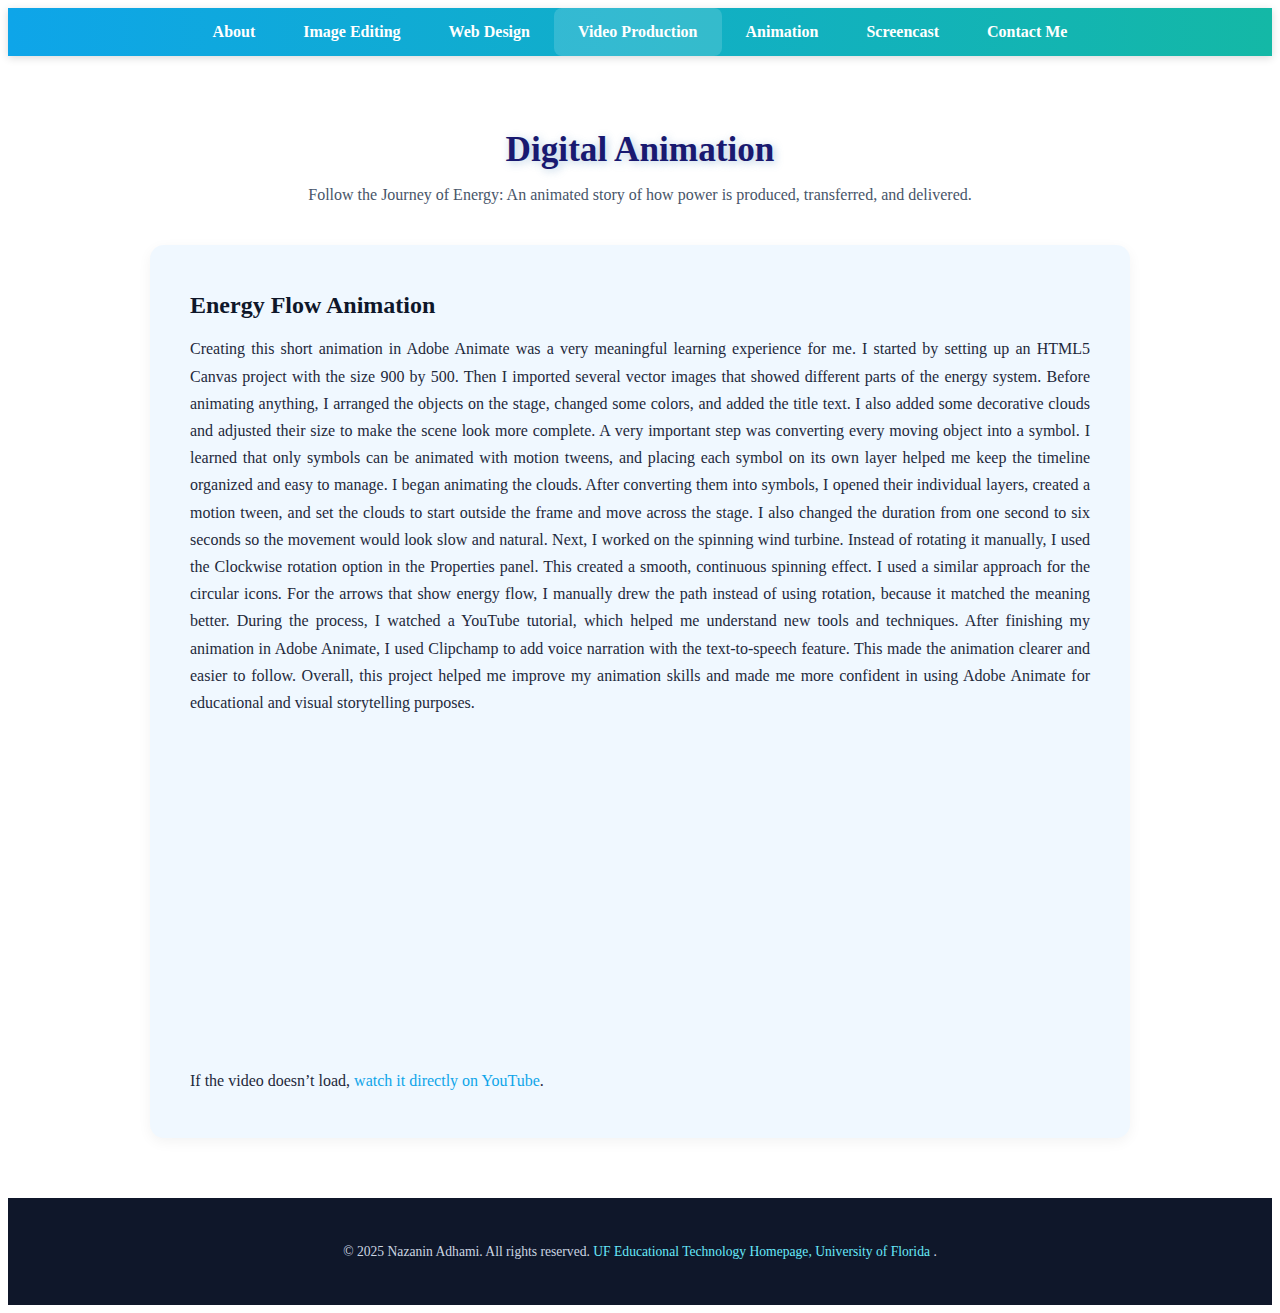
<file: Portfolio/animation.htm>
<!DOCTYPE html>
<html lang="en">
<head>
  <meta charset="UTF-8">
  <title>Digital Animation – Nazanin Adhami</title>
  <link rel="stylesheet" href="style.css">
  <meta name="viewport" content="width=device-width, initial-scale=1">
</head>
<body>
  <div id="wrapper">

    <!-- Navigation -->
    <div id="menu-wrapper">
      <div id="menu" class="container">
        <ul>
          <li><a href="index.html">About</a></li>
          <li><a href="image.html">Image Editing</a></li>
          <li><a href="web.html">Web Design</a></li>
          <li class="current_page_item"><a href="video.html">Video Production</a></li>
          <li><a href="animation.html">Animation</a></li>
          <li><a href="screencast.html">Screencast</a></li>
          <li><a href="contact.html">Contact Me</a></li>
        </ul>
      </div>
    </div>

    <!-- Header -->
    <div id="logo" class="container">
      <h1>Digital Animation</h1>
      <p>Follow the Journey of Energy: An animated story of how power is produced, transferred, and delivered.</p>
    </div>

    <!-- Page Content -->
    <div id="page" class="container">
      <h2>Energy Flow Animation</h2>
      <p>
        Creating this short animation in Adobe Animate was a very meaningful learning experience for me. I started by setting up an HTML5 Canvas project with the size 900 by 500. Then I imported several vector images that showed different parts of the energy system. Before animating anything, I arranged the objects on the stage, changed some colors, and added the title text. I also added some decorative clouds and adjusted their size to make the scene look more complete. A very important step was converting every moving object into a symbol. I learned that only symbols can be animated with motion tweens, and placing each symbol on its own layer helped me keep the timeline organized and easy to manage. I began animating the clouds. After converting them into symbols, I opened their individual layers, created a motion tween, and set the clouds to start outside the frame and move across the stage. I also changed the duration from one second to six seconds so the movement would look slow and natural. Next, I worked on the spinning wind turbine. Instead of rotating it manually, I used the Clockwise rotation option in the Properties panel. This created a smooth, continuous spinning effect. I used a similar approach for the circular icons. For the arrows that show energy flow, I manually drew the path instead of using rotation, because it matched the meaning better. During the process, I watched a YouTube tutorial, which helped me understand new tools and techniques. After finishing my animation in Adobe Animate, I used Clipchamp to add voice narration with the text-to-speech feature. This made the animation clearer and easier to follow. Overall, this project helped me improve my animation skills and made me more confident in using Adobe Animate for educational and visual storytelling purposes.
      </p>

      <!-- ✅ Correct YouTube Embed -->
      <div class="video-wrap">
        <iframe width="560" height="315"
          src="https://www.youtube.com/embed/SmXuPYTV5I4?si=8WNvzGJTjz3VOkx_"
          title="Animation"
          frameborder="0"
          allow="accelerometer; autoplay; clipboard-write; encrypted-media; gyroscope; picture-in-picture; web-share"
          allowfullscreen>
        </iframe>
      </div>

      <p>If the video doesn’t load, <a href="https://www.youtube.com/watch?v=SmXuPYTV5I4" target="_blank" rel="noopener">watch it directly on YouTube</a>.</p>
    </div>

  </div>

  <!-- Footer -->
  <div id="footer">
    <p>© 2025 Nazanin Adhami. All rights reserved.  
    <a href="https://education.ufl.edu/educational-technology/" target="_blank">
        UF Educational Technology Homepage, University of Florida
    </a>.
</p>
</p>
  </div>
</body>
</html>
</file>
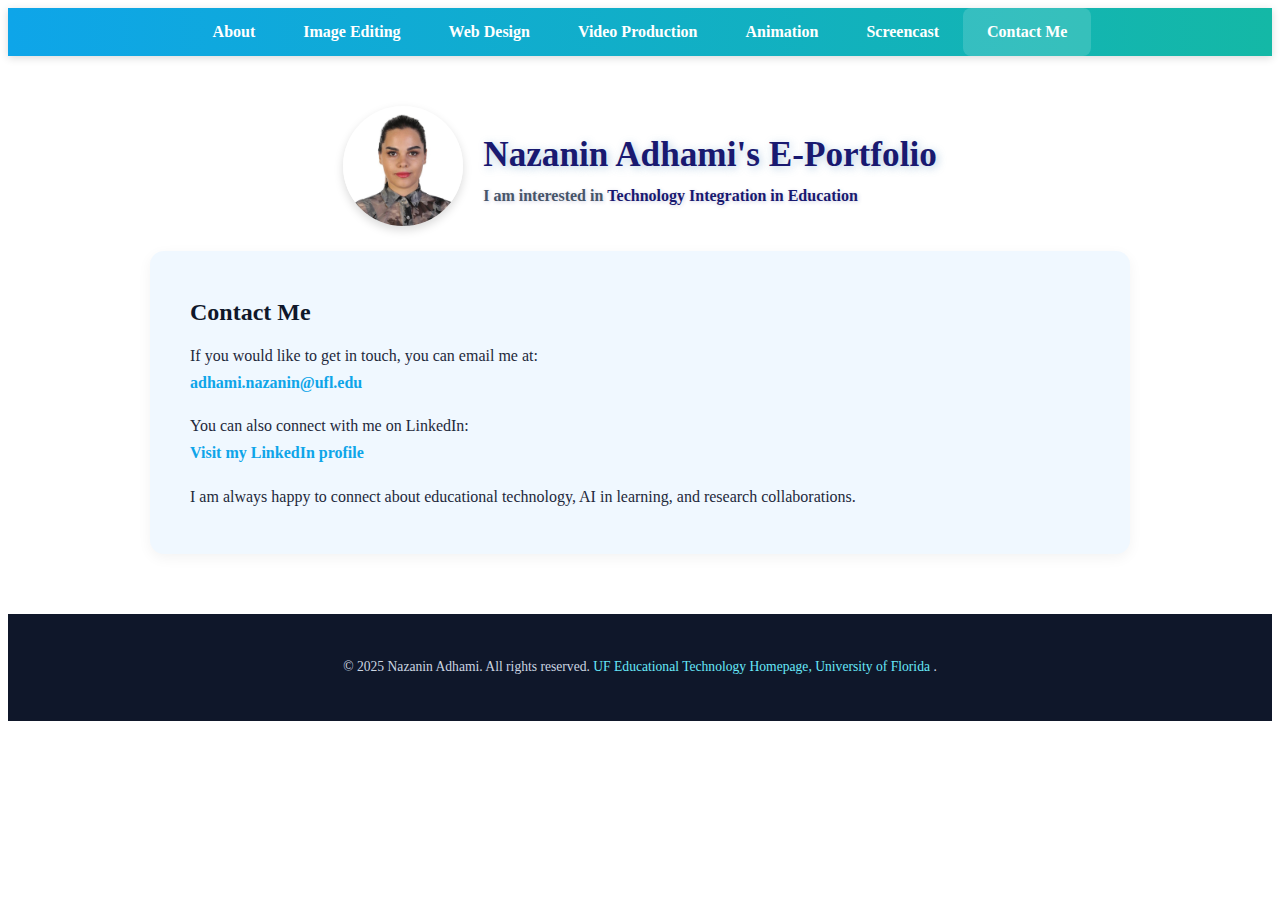
<file: Portfolio/contact.html>
<!DOCTYPE html PUBLIC "-//W3C//DTD XHTML 1.0 Strict//EN" "http://www.w3.org/TR/xhtml1/DTD/xhtml1-strict.dtd">

<html xmlns="http://www.w3.org/1999/xhtml">
<head>
<meta name="keywords" content="" />
<meta name="description" content="" />
<meta http-equiv="content-type" content="text/html; charset=utf-8" />

<title>Contact Me - Nazanin Adhami</title>

<link href="http://fonts.googleapis.com/css?family=Oxygen:400,700,300" rel="stylesheet" type="text/css" />
<link href="style.css" rel="stylesheet" type="text/css" media="screen" />
</head>

<body>
<div id="wrapper">

	<div id="menu-wrapper">
		<div id="menu" class="container">
			<ul>
				<li><a href="index.html">About</a></li>
				<li><a href="image.html">Image Editing</a></li>
				<li><a href="web.html">Web Design</a></li>
				<li><a href="video.html">Video Production</a></li>
				<li><a href="animation.html">Animation</a></li>
				<li><a href="screencast.html">Screencast</a></li>
				<li class="current_page_item"><a href="contact.html">Contact Me</a></li>
			</ul>
		</div>
	</div>

	<!-- SAME LOGO AREA WITH YOUR PHOTO + INTEREST LOOP -->
	<div id="logo" class="container">
		<div class="logo-content">
			<img src="nazanin.png" alt="Nazanin Adhami" class="profile-photo" />
			<div class="logo-text">
				<h1>Nazanin Adhami's E-Portfolio</h1>
				<p id="animated-text">I am interested in <span class="fade-text"></span></p>
			</div>
		</div>
	</div>

	<!-- CONTACT CONTENT -->
	<div id="page" class="container">
		<div>
			<div class="entry contact-entry">
				<h2>Contact Me</h2>
				<p>
					If you would like to get in touch, you can email me at:<br />
					<strong>
						<a href="mailto:adhami.nazanin@ufl.edu">
							adhami.nazanin@ufl.edu
						</a>
					</strong>
				</p>

				<p>
					You can also connect with me on LinkedIn:<br />
					<strong>
						<a href="https://www.linkedin.com/in/nazanin-adhami-87311420b" target="_blank">
							Visit my LinkedIn profile
						</a>
					</strong>
				</p>
				
				<p>
					I am always happy to connect about educational technology, AI in learning, and research collaborations.
				</p>
			</div>
		</div>
	</div>

</div>

<div id="footer">
	<p><p>© 2025 Nazanin Adhami. All rights reserved.  
    <a href="https://education.ufl.edu/educational-technology/" target="_blank">
        UF Educational Technology Homepage, University of Florida
    </a>.
</p>
</p>
</div>

</body>
</html>
</file>
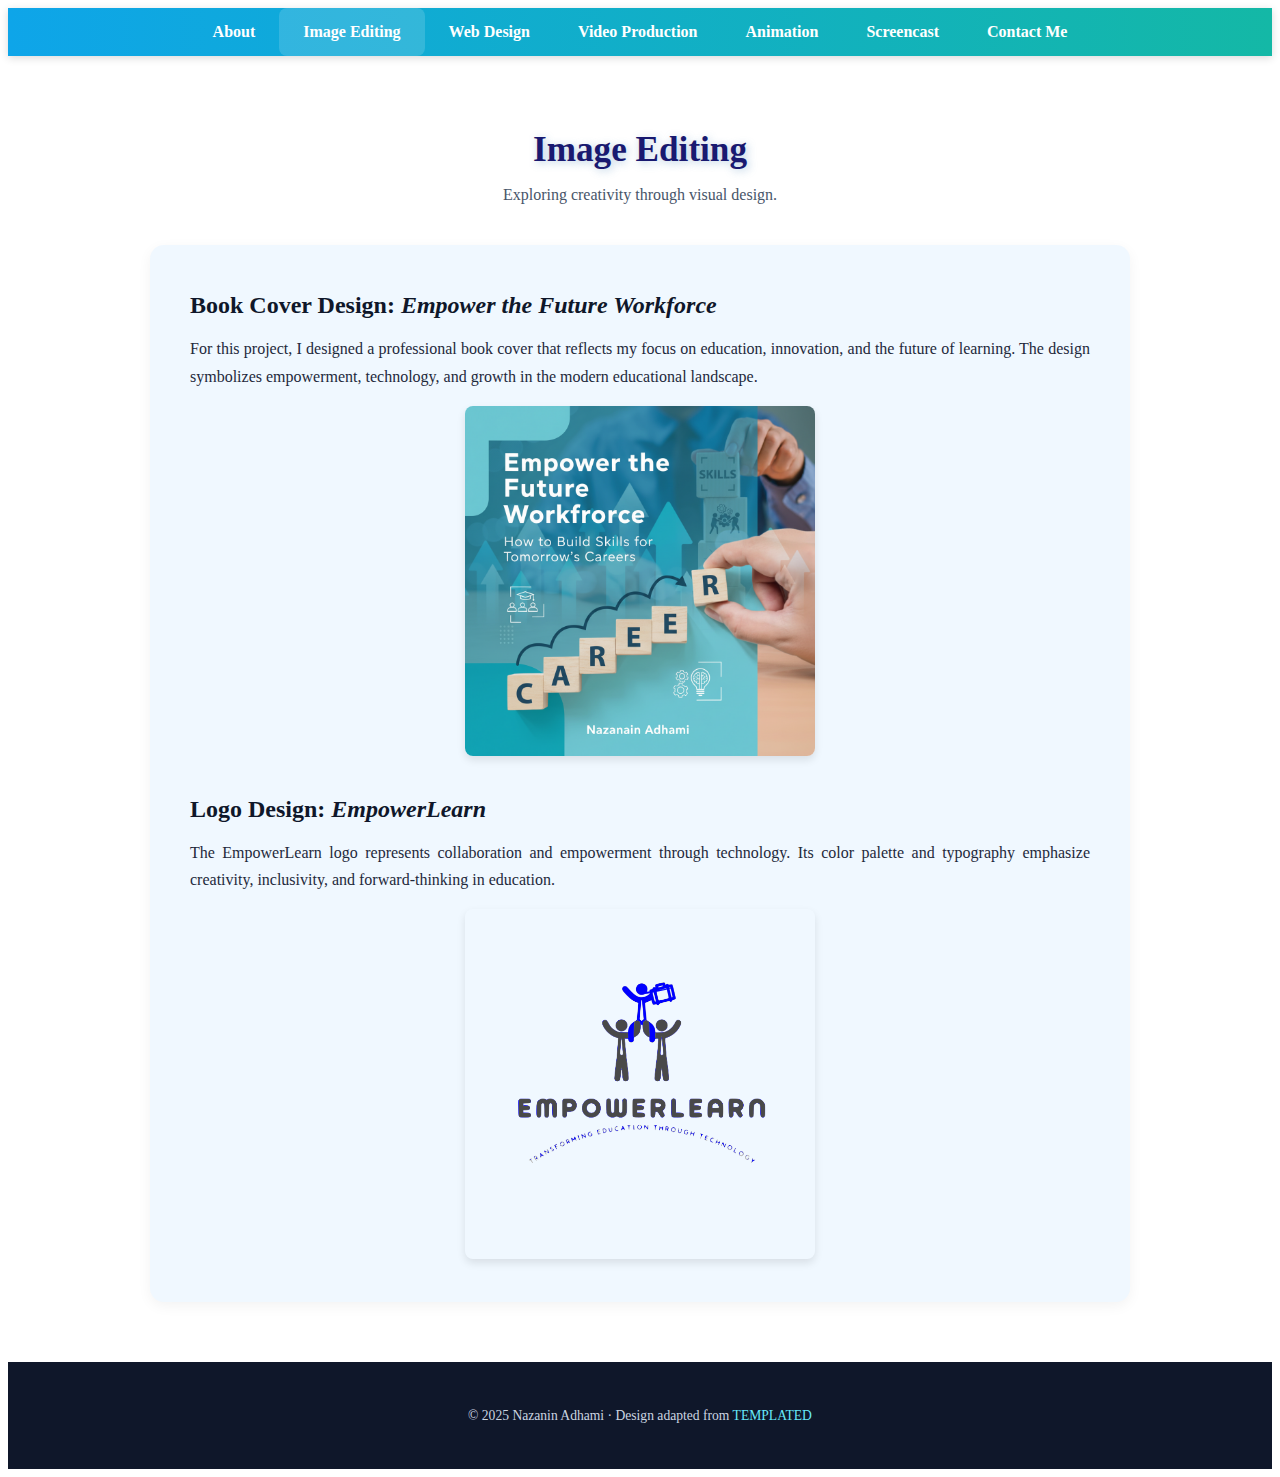
<file: Portfolio/image.html>
<!DOCTYPE html>
<html lang="en">
<head>
  <meta charset="UTF-8">
  <title>Image Editing – Nazanin Adhami</title>
  <link rel="stylesheet" href="style.css">
</head>
<body>
  <div id="wrapper">

    <!-- Navigation -->
    <div id="menu-wrapper">
      <div id="menu" class="container">
        <ul>
          <li><a href="index.html">About</a></li>
          <li class="current_page_item"><a href="image.html">Image Editing</a></li>
          <li><a href="web.html">Web Design</a></li>
          <li><a href="video.html">Video Production</a></li>
          <li><a href="animation.html">Animation</a></li>
          <li><a href="screencast.html">Screencast</a></li>
          <li><a href="contact.html">Contact Me</a></li>
        </ul>
      </div>
    </div>

    <!-- Header -->
    <div id="logo" class="container">
      <h1>Image Editing</h1>
      <p>Exploring creativity through visual design.</p>
    </div>

    <!-- Page Content -->
    <div id="page" class="container">
      <h2>Book Cover Design: <em>Empower the Future Workforce</em></h2>
      <p>
        For this project, I designed a professional book cover that reflects my focus on education, innovation, and the future of learning. The design symbolizes empowerment, technology, and growth in the modern educational landscape.
      </p>
      <img src="bookcover.png" alt="Book cover designed by Nazanin Adhami" class="portfolio-image" />

      <h2 style="margin-top:40px;">Logo Design: <em>EmpowerLearn</em></h2>
      <p>
        The EmpowerLearn logo represents collaboration and empowerment through technology. Its color palette and typography emphasize creativity, inclusivity, and forward-thinking in education.
      </p>
      <img src="logo.png" alt="EmpowerLearn logo" class="portfolio-image" />
    </div>
  </div>

  <!-- Footer -->
  <div id="footer">
    <p>© 2025 Nazanin Adhami · Design adapted from <a href="http://templated.co" rel="nofollow">TEMPLATED</a></p>
  </div>
</body>
</html>
</file>
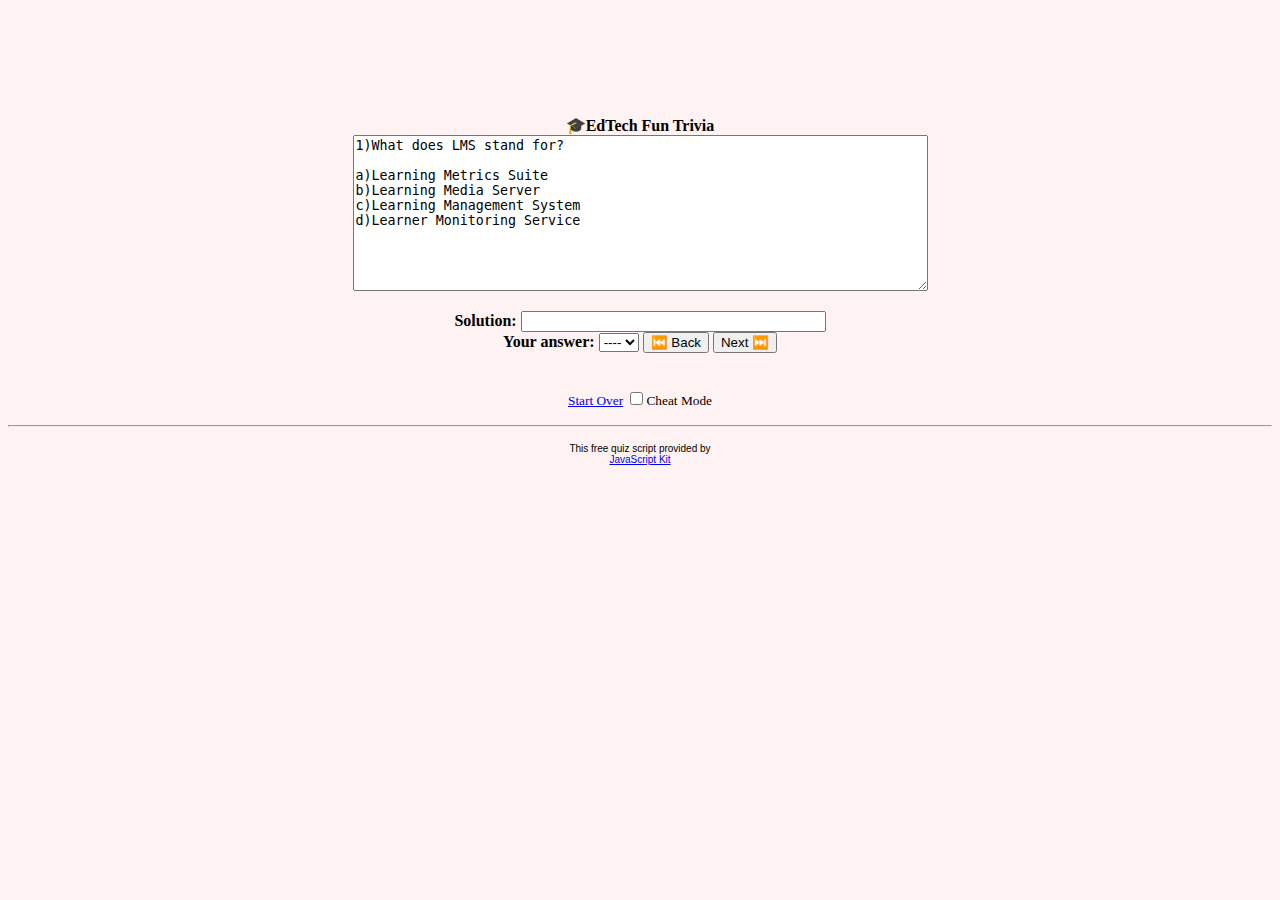
<file: Portfolio/quiz.html>
<html>
<head>
<style>
  .pill{display:inline-block;padding:4px 10px;border:1px solid #ddd;border-radius:999px;font:12px/1.2 Arial,sans-serif}
  #feedbackBox{margin-top:6px;padding:6px 10px;border:1px dashed #ddd;border-radius:8px;font-family:Arial,sans-serif}
  #feedbackBox.ok{background:#f0fdf4;border-color:#bbf7d0}
  #feedbackBox.no{background:#fff1f2;border-color:#fecaca}
textarea {
  margin-bottom: 20px; /* adds space below question box */
}
</style>
</head>


<body bgcolor="#fff2f2">

<div align="left">

<table border="0" cellspacing="0" cellpadding="0" width="100%">
  <tr>
    <td width="50%"><form method="POST" name="instantquiz">
      <table border="0" width="100%" cellspacing="0" cellpadding="0">
        <caption><strong>🎓EdTech Fun Trivia</strong></caption>
        <tr>
          <td width="100%"><div align="center"><center><p><textarea rows="10" name="thequestion"
          cols="69" wrap="virtual"></textarea></td>
<br><br>
        </tr>
  
        <tr align="center">
          <td width="50%"><div align="center"><center><p><strong>Solution: </strong><input
          type="text" name="thesolution" size="35"></td>
<br><br>
        </tr>
            <br><br>
        <tr align="center">
          <td width="100%"><div align="center"><center><p><strong>Your answer:</strong> <select
          name="theresponse" size="1" onChange="responses()">
            <option value="-----">----</option>
            <option value="a">a</option>
            <option value="b">b</option>
            <option value="c">c</option>
            <option value="d">d</option>
          </select> <input type="button" value="⏮️ Back" name="B1"
  onClick="if (whichone>1){whichone--;generatequestions()}"> <input type="button" value="Next ⏭️" name="B2"
  onClick="if (whichone<=total){whichone++;generatequestions()}"><br><br><br>
          <small><a href="#" onClick="whichone=1;generatequestions();return false">Start Over</a> </small><input
          type="checkbox" name="cmode" value="ON"><small>Cheat Mode</small><hr><p align="center"><font face="arial" size="-2">This free quiz script provided by</font><br> <font face="arial, helvetica" size="-2"><a href="http://javascriptkit.com">JavaScript Kit</a></font></p></td>
        </tr>
      </table>
    </form>
    </td>
  </tr>
</table>

</div>

<script src="popsolution.js">

/*
Instant-grading multiple choice quiz-
By JavaScript Kit (javascriptkit.com)
Over 200+ free scripts here!
*/

</script>
<script language="JavaScript1.1">
var whichone=1
var tempmn=document.instantquiz.thequestion
function generatequestions(){
document.instantquiz.theresponse.selectedIndex=0
if (!document.instantquiz.cmode.checked||whichone>=total+1||whichone<=0)
document.instantquiz.thesolution.value=''
if (whichone>=total+1)
tempmn.value="🎉 Yoohoo! End of the quiz!"
else{
tempmn.value=whichone+")"+question[whichone]+"\n\n"+"a)"+eval('choice'+whichone+'[1]')+"\n"+"b)"+eval('choice'+whichone+'[2]')+"\n"+"c)"+eval('choice'+whichone+'[3]')+"\n"+"d)"+eval('choice'+whichone+'[4]')
if (document.instantquiz.cmode.checked)
document.instantquiz.thesolution.value=solution[whichone]
}
}

function responses(){
var temp2=document.instantquiz.theresponse
var temp3=temp2.options[temp2.selectedIndex].text
if (temp3!=solution[whichone]&&temp2.selectedIndex!=0)
document.instantquiz.thesolution.value="Sorry, the correct answer is "+solution[whichone]
else if(temp2.selectedIndex!=0)
document.instantquiz.thesolution.value=compliments[Math.round(Math.random()*compliments.length-1)]
}

generatequestions()
</script>

</body>

</html>
</file>
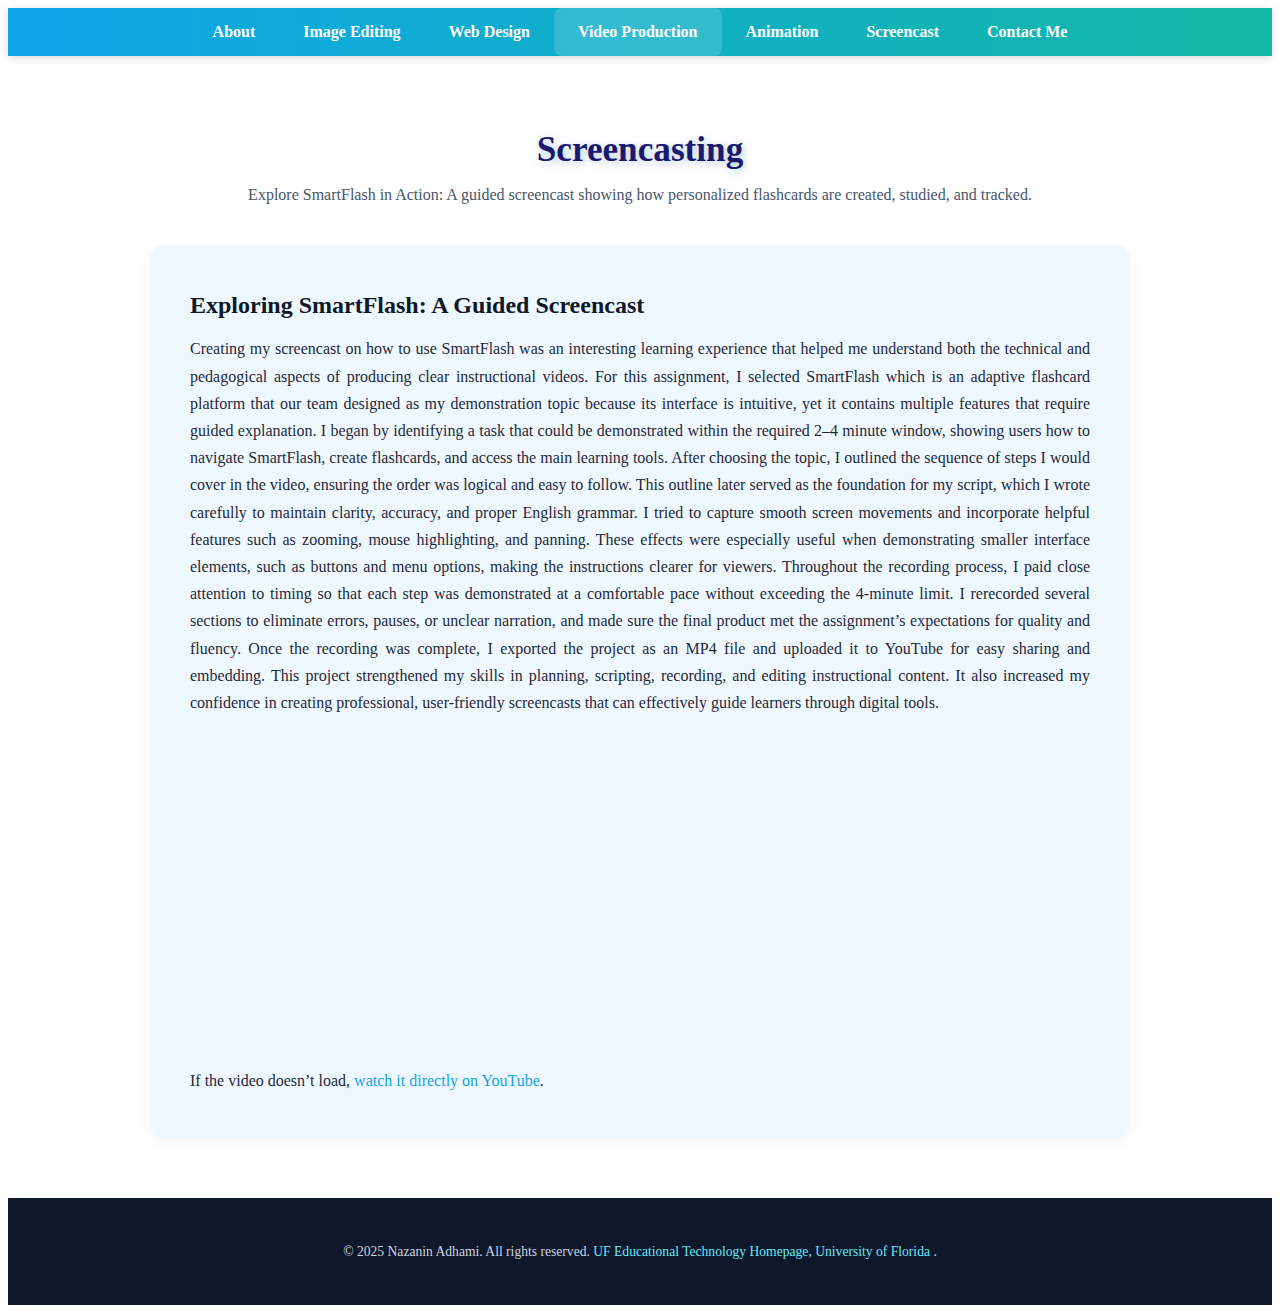
<file: Portfolio/Screencast.html>
<!DOCTYPE html>
<html lang="en">
<head>
  <meta charset="UTF-8">
  <title>Screencast – Nazanin Adhami</title>
  <link rel="stylesheet" href="style.css">
  <meta name="viewport" content="width=device-width, initial-scale=1">
</head>
<body>
  <div id="wrapper">

    <!-- Navigation -->
    <div id="menu-wrapper">
      <div id="menu" class="container">
        <ul>
          <li><a href="index.html">About</a></li>
          <li><a href="image.html">Image Editing</a></li>
          <li><a href="web.html">Web Design</a></li>
          <li class="current_page_item"><a href="video.html">Video Production</a></li>
          <li><a href="animation.html">Animation</a></li>
          <li><a href="screencast.html">Screencast</a></li>
          <li><a href="contact.html">Contact Me</a></li>
        </ul>
      </div>
    </div>

    <!-- Header -->
    <div id="logo" class="container">
      <h1>Screencasting</h1>
      <p>Explore SmartFlash in Action: A guided screencast showing how personalized flashcards are created, studied, and tracked.</p>
    </div>

    <!-- Page Content -->
    <div id="page" class="container">
      <h2>Exploring SmartFlash: A Guided Screencast</h2>
      <p>
        Creating my screencast on how to use SmartFlash was an interesting learning experience that helped me understand both the technical and pedagogical aspects of producing clear instructional videos. For this assignment, I selected SmartFlash which is an adaptive flashcard platform that our team designed as my demonstration topic because its interface is intuitive, yet it contains multiple features that require guided explanation. I began by identifying a task that could be demonstrated within the required 2–4 minute window, showing users how to navigate SmartFlash, create flashcards, and access the main learning tools. After choosing the topic, I outlined the sequence of steps I would cover in the video, ensuring the order was logical and easy to follow. This outline later served as the foundation for my script, which I wrote carefully to maintain clarity, accuracy, and proper English grammar. I tried to capture smooth screen movements and incorporate helpful features such as zooming, mouse highlighting, and panning. These effects were especially useful when demonstrating smaller interface elements, such as buttons and menu options, making the instructions clearer for viewers. Throughout the recording process, I paid close attention to timing so that each step was demonstrated at a comfortable pace without exceeding the 4-minute limit. I rerecorded several sections to eliminate errors, pauses, or unclear narration, and made sure the final product met the assignment’s expectations for quality and fluency. Once the recording was complete, I exported the project as an MP4 file and uploaded it to YouTube for easy sharing and embedding. This project strengthened my skills in planning, scripting, recording, and editing instructional content. It also increased my confidence in creating professional, user-friendly screencasts that can effectively guide learners through digital tools.
      </p>

      <!-- ✅ Correct YouTube Embed -->
      <div class="video-wrap">
        <iframe width="560" height="315"
          src="https://www.youtube.com/embed/Rs8N-NWE6sU?si=CAFJmiFtCstf6koY"
          title="Animation"
          frameborder="0"
          allow="accelerometer; autoplay; clipboard-write; encrypted-media; gyroscope; picture-in-picture; web-share"
          allowfullscreen>
        </iframe>
      </div>

      <p>If the video doesn’t load, <a href="https://www.youtube.com/watch?v=Rs8N-NWE6sU" target="_blank" rel="noopener">watch it directly on YouTube</a>.</p>
    </div>

  </div>

  <!-- Footer -->
  <div id="footer">
    <p>© 2025 Nazanin Adhami. All rights reserved.  
    <a href="https://education.ufl.edu/educational-technology/" target="_blank">
        UF Educational Technology Homepage, University of Florida
    </a>.
</p>
</p>
  </div>
</body>
</html>
</file>
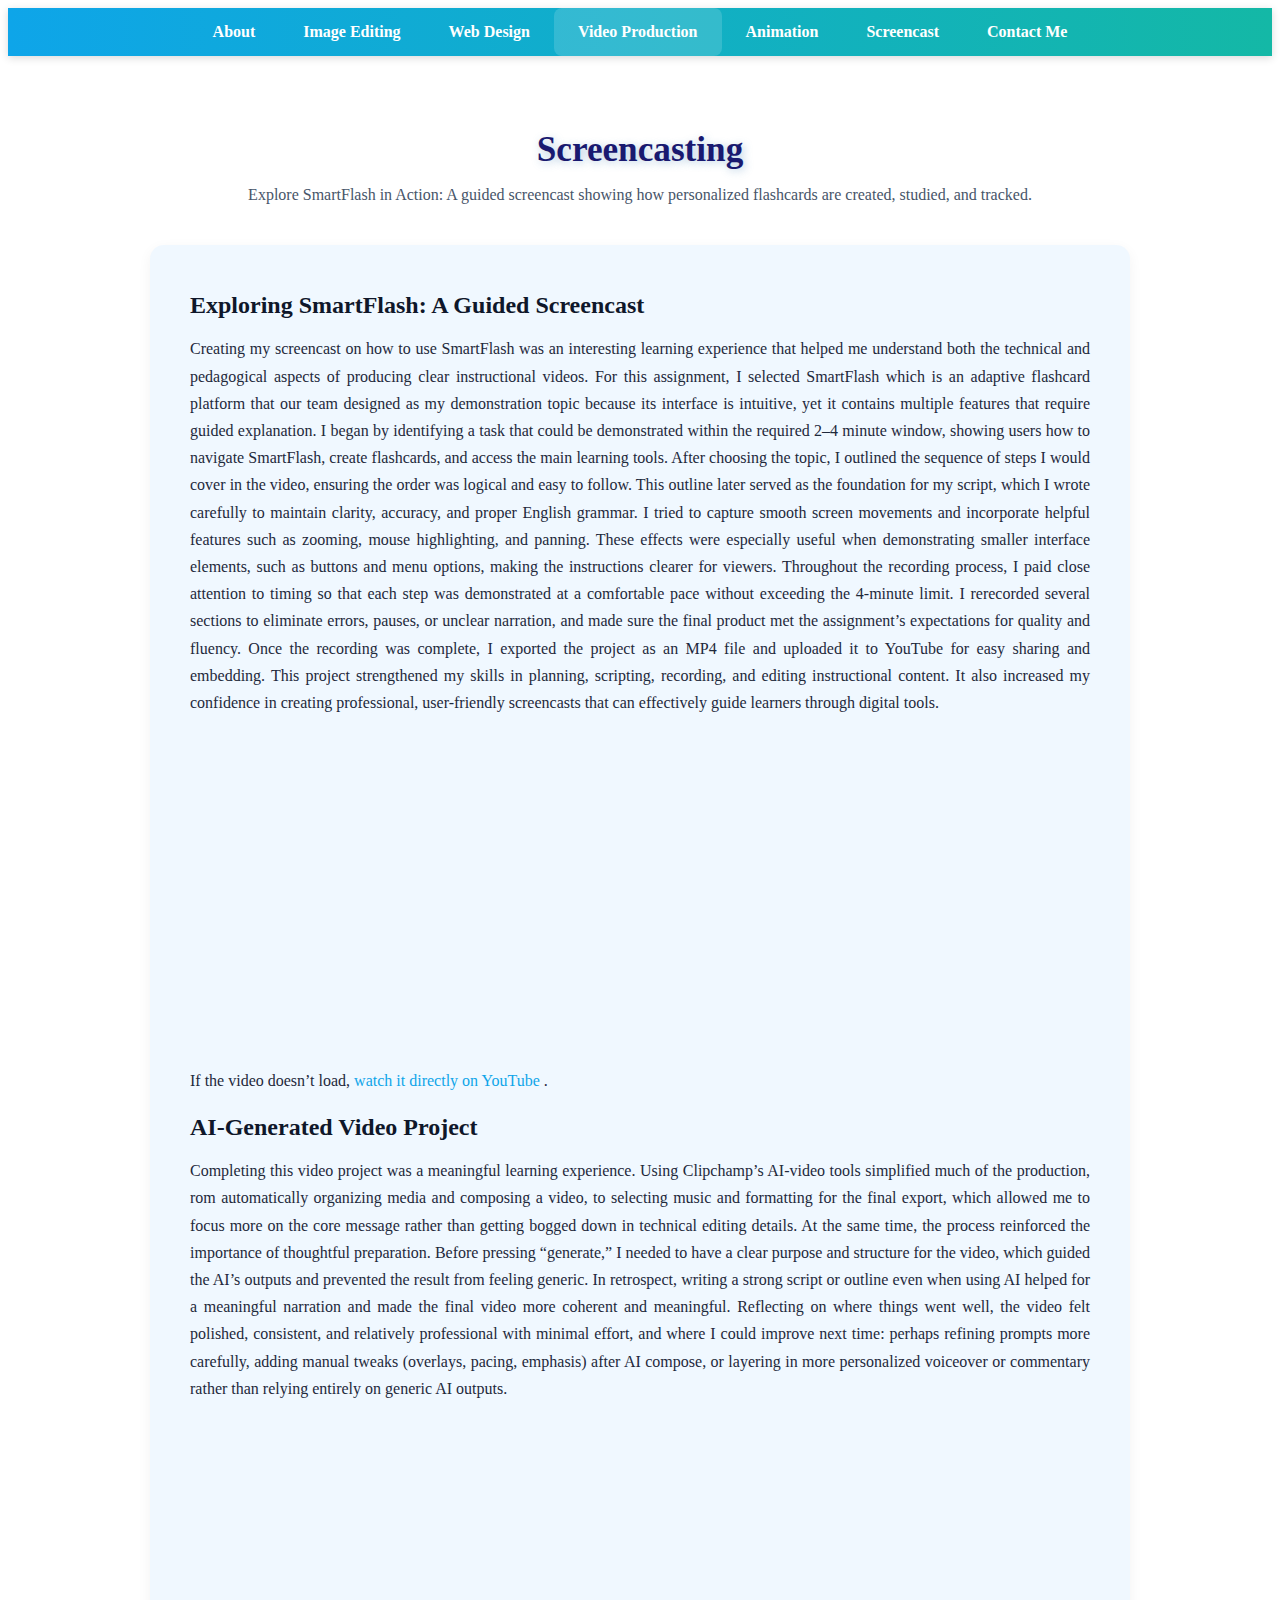
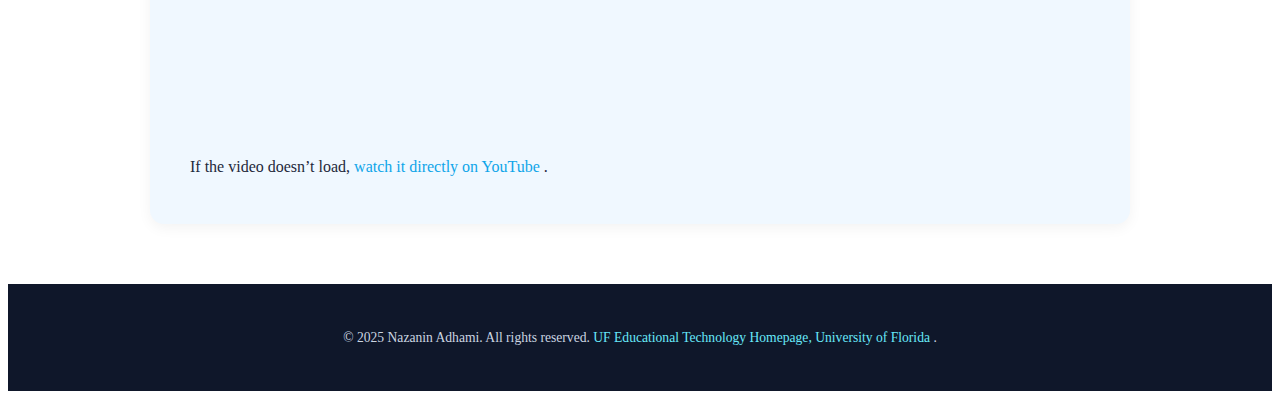
<file: Portfolio/screencast.html>
<!DOCTYPE html>
<html lang="en">
<head>
  <meta charset="UTF-8">
  <title>Screencast – Nazanin Adhami</title>
  <link rel="stylesheet" href="style.css">
  <meta name="viewport" content="width=device-width, initial-scale=1">
</head>
<body>
  <div id="wrapper">

    <!-- Navigation -->
    <div id="menu-wrapper">
      <div id="menu" class="container">
        <ul>
          <li><a href="index.html">About</a></li>
          <li><a href="image.html">Image Editing</a></li>
          <li><a href="web.html">Web Design</a></li>
          <li class="current_page_item"><a href="video.html">Video Production</a></li>
          <li><a href="animation.html">Animation</a></li>
          <li><a href="screencast.html">Screencast</a></li>
          <li><a href="contact.html">Contact Me</a></li>
        </ul>
      </div>
    </div>

    <!-- Header -->
    <div id="logo" class="container">
      <h1>Screencasting</h1>
      <p>Explore SmartFlash in Action: A guided screencast showing how personalized flashcards are created, studied, and tracked.</p>
    </div>

    <!-- Page Content -->
    <div id="page" class="container">
      <h2>Exploring SmartFlash: A Guided Screencast</h2>
      <p>
        Creating my screencast on how to use SmartFlash was an interesting learning experience that helped me understand both the technical and pedagogical aspects of producing clear instructional videos. For this assignment, I selected SmartFlash which is an adaptive flashcard platform that our team designed as my demonstration topic because its interface is intuitive, yet it contains multiple features that require guided explanation. I began by identifying a task that could be demonstrated within the required 2–4 minute window, showing users how to navigate SmartFlash, create flashcards, and access the main learning tools. After choosing the topic, I outlined the sequence of steps I would cover in the video, ensuring the order was logical and easy to follow. This outline later served as the foundation for my script, which I wrote carefully to maintain clarity, accuracy, and proper English grammar. I tried to capture smooth screen movements and incorporate helpful features such as zooming, mouse highlighting, and panning. These effects were especially useful when demonstrating smaller interface elements, such as buttons and menu options, making the instructions clearer for viewers. Throughout the recording process, I paid close attention to timing so that each step was demonstrated at a comfortable pace without exceeding the 4-minute limit. I rerecorded several sections to eliminate errors, pauses, or unclear narration, and made sure the final product met the assignment’s expectations for quality and fluency. Once the recording was complete, I exported the project as an MP4 file and uploaded it to YouTube for easy sharing and embedding. This project strengthened my skills in planning, scripting, recording, and editing instructional content. It also increased my confidence in creating professional, user-friendly screencasts that can effectively guide learners through digital tools.
      </p>

      <!-- Existing Screencast Video -->
      <div class="video-wrap">
        <iframe width="560" height="315"
          src="https://www.youtube.com/embed/Rs8N-NWE6sU?si=CAFJmiFtCstf6koY"
          title="Animation"
          frameborder="0"
          allow="accelerometer; autoplay; clipboard-write; encrypted-media; gyroscope; picture-in-picture; web-share"
          allowfullscreen>
        </iframe>
      </div>

      <p>If the video doesn’t load, 
        <a href="https://www.youtube.com/watch?v=Rs8N-NWE6sU" target="_blank" rel="noopener">
          watch it directly on YouTube
        </a>.
      </p>

      <!-- ------------------------------------------- -->
      <!-- NEW SECTION: AI-Generated Video + Reflection -->
      <!-- ------------------------------------------- -->

      <h2>AI-Generated Video Project</h2>
      <p>
        Completing this video project was a meaningful learning experience. Using Clipchamp’s AI-video tools simplified much of the production, rom automatically organizing media and composing a video, to selecting music and formatting for the final export, which allowed me to focus more on the core message rather than getting bogged down in technical editing details. 
At the same time, the process reinforced the importance of thoughtful preparation. Before pressing “generate,” I needed to have a clear purpose and structure for the video, which guided the AI’s outputs and prevented the result from feeling generic. In retrospect, writing a strong script or outline even when using AI helped for a meaningful narration and made the final video more coherent and meaningful. 
Reflecting on where things went well, the video felt polished, consistent, and relatively professional with minimal effort, and where I could improve next time: perhaps refining prompts more carefully, adding manual tweaks (overlays, pacing, emphasis) after AI compose, or layering in more personalized voiceover or commentary rather than relying entirely on generic AI outputs.

      </p>

      <!-- YouTube Embed (Provided Link) -->
      <div class="video-wrap">
        <iframe width="560" height="315" 
          src="https://www.youtube.com/embed/ciq1gcd_MMY?si=JPggQhgo0AvCT7DG"
          title="AI-Generated Video"
          frameborder="0"
          allow="accelerometer; autoplay; clipboard-write; encrypted-media; gyroscope; picture-in-picture; web-share"
          referrerpolicy="strict-origin-when-cross-origin"
          allowfullscreen>
        </iframe>
      </div>

      <p>If the video doesn’t load, 
        <a href="https://www.youtube.com/watch?v=ciq1gcd_MMY" target="_blank" rel="noopener">
          watch it directly on YouTube
        </a>.
      </p>


    </div>
  </div>

  <!-- Footer -->
  <div id="footer">
    <p>© 2025 Nazanin Adhami. All rights reserved.  
    <a href="https://education.ufl.edu/educational-technology/" target="_blank">
        UF Educational Technology Homepage, University of Florida
    </a>.
</p>
  </div>

</body>
</html>
</file>
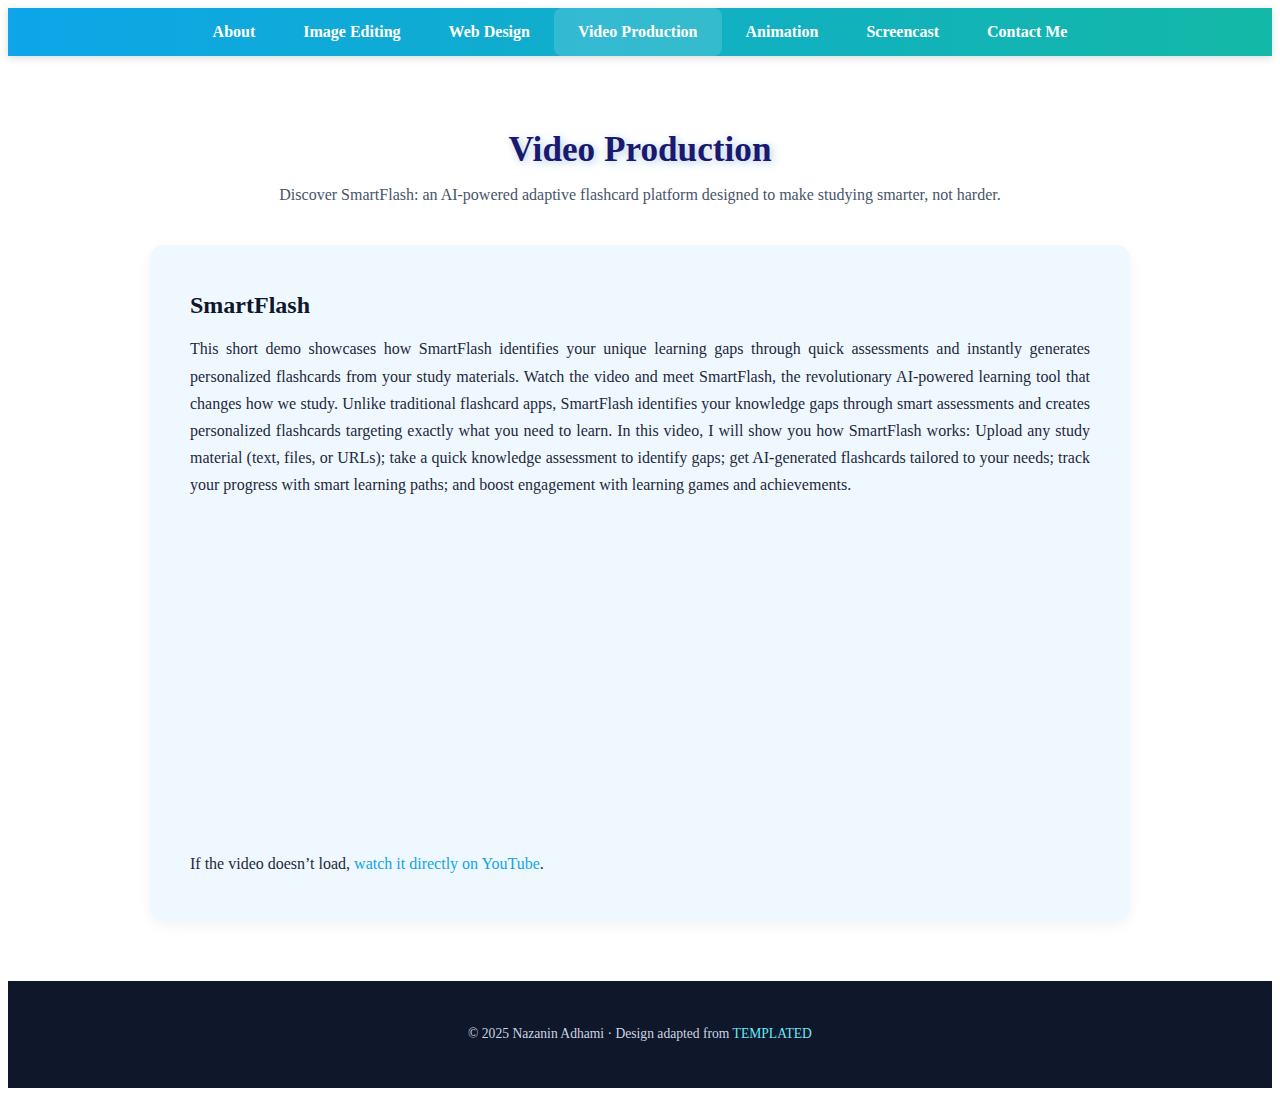
<file: Portfolio/video.html>
<!DOCTYPE html>
<html lang="en">
<head>
  <meta charset="UTF-8">
  <title>Video Production – Nazanin Adhami</title>
  <link rel="stylesheet" href="style.css">
  <meta name="viewport" content="width=device-width, initial-scale=1">
</head>
<body>
  <div id="wrapper">

    <!-- Navigation -->
    <div id="menu-wrapper">
      <div id="menu" class="container">
        <ul>
          <li><a href="index.html">About</a></li>
          <li><a href="image.html">Image Editing</a></li>
          <li><a href="web.html">Web Design</a></li>
          <li class="current_page_item"><a href="video.html">Video Production</a></li>
          <li><a href="animation.html">Animation</a></li>
          <li><a href="screencast.html">Screencast</a></li>
          <li><a href="contact.html">Contact Me</a></li>
        </ul>
      </div>
    </div>

    <!-- Header -->
    <div id="logo" class="container">
      <h1>Video Production</h1>
      <p>Discover SmartFlash: an AI-powered adaptive flashcard platform designed to make studying smarter, not harder.</p>
    </div>

    <!-- Page Content -->
    <div id="page" class="container">
      <h2>SmartFlash</h2>
      <p>
        This short demo showcases how SmartFlash identifies your unique learning gaps through quick assessments and instantly generates personalized flashcards from your study materials.
        Watch the video and meet SmartFlash, the revolutionary AI-powered learning tool that changes how we study. Unlike traditional flashcard apps, SmartFlash identifies your knowledge gaps through smart assessments and creates personalized flashcards targeting exactly what you need to learn.
        In this video, I will show you how SmartFlash works:
        Upload any study material (text, files, or URLs); take a quick knowledge assessment to identify gaps; get AI-generated flashcards tailored to your needs; track your progress with smart learning paths; and boost engagement with learning games and achievements.
      </p>

      <!-- ✅ Correct YouTube Embed -->
      <div class="video-wrap">
        <iframe width="560" height="315"
          src="https://www.youtube.com/embed/ZYwCM45J_BE?si=4nXcC5q8piE1E86c"
          title="SmartFlash Demo"
          frameborder="0"
          allow="accelerometer; autoplay; clipboard-write; encrypted-media; gyroscope; picture-in-picture; web-share"
          allowfullscreen>
        </iframe>
      </div>

      <p>If the video doesn’t load, <a href="https://www.youtube.com/watch?v=ZYwCM45J_BE" target="_blank" rel="noopener">watch it directly on YouTube</a>.</p>
    </div>

  </div>

  <!-- Footer -->
  <div id="footer">
    <p>© 2025 Nazanin Adhami · Design adapted from <a href="http://templated.co" rel="nofollow">TEMPLATED</a></p>
  </div>
</body>
</html>
</file>
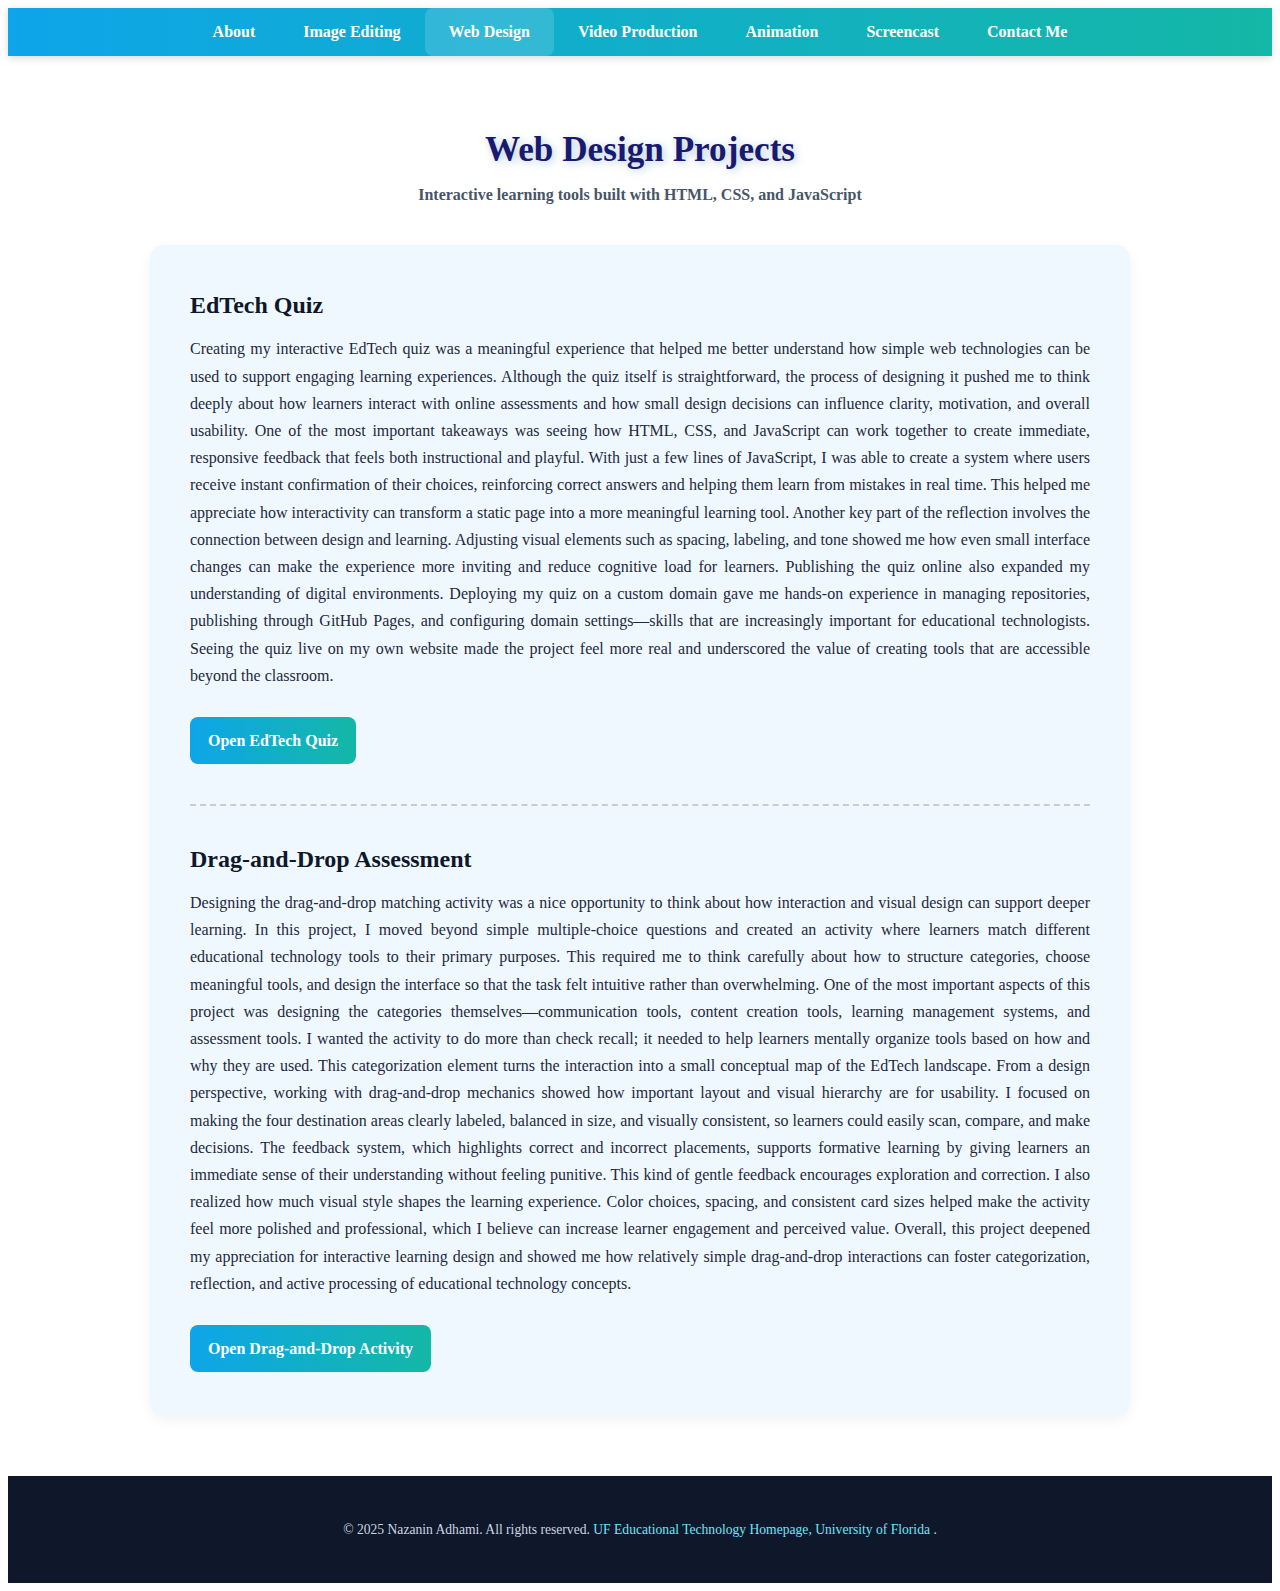
<file: Portfolio/web.html>
<!DOCTYPE html>
<html lang="en">
<head>
  <meta charset="utf-8" />
  <meta name="viewport" content="width=device-width, initial-scale=1" />
  <title>Web Design Projects – Nazanin Adhami</title>
  <link href="style.css" rel="stylesheet" type="text/css" media="screen" />
</head>

<body>
  <div id="wrapper">
    <!-- Navigation -->
    <div id="menu-wrapper">
      <div id="menu" class="container">
        <ul>
          <li><a href="index.html">About</a></li>
          <li><a href="image.html">Image Editing</a></li>
          <li class="current_page_item"><a href="web.html">Web Design</a></li>
          <li><a href="video.html">Video Production</a></li>
          <li><a href="animation.html">Animation</a></li>
          <li><a href="screencast.html">Screencast</a></li>
          <li><a href="contact.html">Contact Me</a></li>
        </ul>
      </div>
    </div>

    <!-- Header -->
    <div id="logo" class="container">
      <h1>Web Design Projects</h1>
      <p><strong>Interactive learning tools built with HTML, CSS, and JavaScript</strong></p>
    </div>

    <!-- Project Section -->
    <div id="page" class="container">
      <div class="entry">
        <h2> EdTech Quiz</h2>
        <p>
          Creating my interactive EdTech quiz was a meaningful experience that helped me better understand how simple web technologies can be used to support engaging learning experiences. Although the quiz itself is straightforward, the process of designing it pushed me to think deeply about how learners interact with online assessments and how small design decisions can influence clarity, motivation, and overall usability. One of the most important takeaways was seeing how HTML, CSS, and JavaScript can work together to create immediate, responsive feedback that feels both instructional and playful. With just a few lines of JavaScript, I was able to create a system where users receive instant confirmation of their choices, reinforcing correct answers and helping them learn from mistakes in real time. This helped me appreciate how interactivity can transform a static page into a more meaningful learning tool.

Another key part of the reflection involves the connection between design and learning. Adjusting visual elements such as spacing, labeling, and tone showed me how even small interface changes can make the experience more inviting and reduce cognitive load for learners. 

Publishing the quiz online also expanded my understanding of digital environments. Deploying my quiz on a custom domain gave me hands-on experience in managing repositories, publishing through GitHub Pages, and configuring domain settings—skills that are increasingly important for educational technologists. Seeing the quiz live on my own website made the project feel more real and underscored the value of creating tools that are accessible beyond the classroom.

        </p>
        <p>
          <a href="quiz.html" class="button">Open EdTech Quiz</a>
        </p>

        <hr style="margin: 40px 0; border: 0; border-top: 2px dashed #ccc;">

        <h2> Drag-and-Drop Assessment</h2>
        <p>
          Designing the drag-and-drop matching activity was a nice opportunity to think about how interaction and visual design can support deeper learning. In this project, I moved beyond simple multiple-choice questions and created an activity where learners match different educational technology tools to their primary purposes. This required me to think carefully about how to structure categories, choose meaningful tools, and design the interface so that the task felt intuitive rather than overwhelming.

One of the most important aspects of this project was designing the categories themselves—communication tools, content creation tools, learning management systems, and assessment tools. I wanted the activity to do more than check recall; it needed to help learners mentally organize tools based on how and why they are used. This categorization element turns the interaction into a small conceptual map of the EdTech landscape.

From a design perspective, working with drag-and-drop mechanics showed how important layout and visual hierarchy are for usability. I focused on making the four destination areas clearly labeled, balanced in size, and visually consistent, so learners could easily scan, compare, and make decisions. The feedback system, which highlights correct and incorrect placements, supports formative learning by giving learners an immediate sense of their understanding without feeling punitive. This kind of gentle feedback encourages exploration and correction.

I also realized how much visual style shapes the learning experience. Color choices, spacing, and consistent card sizes helped make the activity feel more polished and professional, which I believe can increase learner engagement and perceived value. Overall, this project deepened my appreciation for interactive learning design and showed me how relatively simple drag-and-drop interactions can foster categorization, reflection, and active processing of educational technology concepts. 
          
        </p>
        <p>
          <a href="dragdrop/dragdrop.html" class="button">Open Drag-and-Drop Activity</a>
        </p>
      </div>
    </div>
  </div>

  <!-- Footer -->
  <div id="footer">
    <p>© 2025 Nazanin Adhami. All rights reserved.  
    <a href="https://education.ufl.edu/educational-technology/" target="_blank">
        UF Educational Technology Homepage, University of Florida
    </a>.
</p>
</a></p>
  </div>
</body>
</html>
</file>
<file: dragdroptask/style.css>
body{ font-family: "Inter", ui-sans-serif, system-ui, -apple-system,
               "Segoe UI", Roboto, "Helvetica Neue", Arial, "Noto Sans",
               "Apple Color Emoji","Segoe UI Emoji";
  background: radial-gradient(1200px 800px at 20% 0%, #0b1327 0%, var(--bg) 50%);
  color: var(--text);
  margin:0;
  padding:32px 0 48px;
  justify-content: center;   /* center horizontally */
  align-items: center;       /* center vertically */
	}
h1{
  text-align:center;
  font-weight:800;
  letter-spacing:.3px;
  margin:0 0 8px;
  color:#A52A2A;
  font-size: clamp(28px, 3.2vw, 42px);
}
p{
  text-align:center;
  color: var(--muted);
  margin:0 0 18px;
  font-size: 15px;
}
.style1{ color:#f87171; font-weight:700; }
	#footer{
		height:30px;
		vertical-align:middle;
		text-align:right;
		clear:both;
		padding-right:3px;
		background-color:#317082;
		margin-top:2px;
		width:790px;
	}
	#footer form{
		margin:0px;
		margin-top:2px;
	}
	#dhtmlgoodies_dragDropContainer{	/* Main container for this script */
		width:1000px;
		height:600px;
		border:2px solid #317082;
		background-color:#FFEBCD;
		-moz-user-select:none;
	}
	#dhtmlgoodies_dragDropContainer ul{	/* General rules for all <ul> */
		margin-top:0px;
		margin-left:0px;
		margin-bottom:0px;
		padding:4px;
	}
	
	#dhtmlgoodies_dragDropContainer li,#dragContent li,li#indicateDestination{	/* Movable items, i.e. <LI> */
		list-style-type:none;
		height:15px;
		background-color:#E9967A;
		border:2px solid #000000;
		padding:4px;
		margin-bottom:2px;
		cursor:pointer;
		font-size:14px;
		line-height:10px;
	}

	li#indicateDestination{	/* Box indicating where content will be dropped - i.e. the one you use if you don't use arrow */
		border:1px dotted #600;	
		background-color:#FFF;
	}
		
	#dhtmlgoodies_dragDropContainer ul li.correctAnswer{	/* Correctly moved item */
		background-color:green;
		color:#FFF;
	}
	#dhtmlgoodies_dragDropContainer ul li.wrongAnswer{	/* Item moved to wrong box */
		background-color:red;
		color:#FFF;
	}
	
	
	/* LEFT COLUMN CSS */
	div#dhtmlgoodies_listOfItems{	/* Left column "Available students" */
		
		float:left;
		padding-left:10px;
		padding-right:10px;
		
		/* CSS HACK */
		width: 180px;	/* IE 5.x */
		width/* */:/**/160px;	/* Other browsers */
		width: /**/160px;
				
	}
	#dhtmlgoodies_listOfItems ul{	/* Left(Sources) column <ul> */
		height:460px;	

	}
		
	div#dhtmlgoodies_listOfItems div{
		border:1px solid #000000;		
	}
	div#dhtmlgoodies_listOfItems div ul{	/* Left column <ul> */
		margin-left:3px;	/* Space at the left of list - the arrow will be positioned there */
	}
	#dhtmlgoodies_listOfItems div p{	/* Heading above left column */
		margin:2px;	
		font-weight:bold;
		padding-left:12px;
		background-color:#FF1493;	
		color:#FFF;
		margin-bottom:5px;
	}
	/* END LEFT COLUMN CSS */
	
	#dhtmlgoodies_dragDropContainer .mouseover{	/* Mouse over effect DIV box in right column */
		background-color:#E2EBED;
		border:1px solid #317082;
	}
	
	/* Start main container CSS */
	
	div#dhtmlgoodies_mainContainer{	/* Right column DIV */
		width:810px;
		float:left;	
	}
	#dhtmlgoodies_mainContainer div{	/* Parent <div> of small boxes */
		float:left;
		margin-right:10px;
		margin-bottom:10px;
		margin-top:2px;
		border:2px solid #000000;

		/* CSS HACK */
		width: 172px;	/* IE 5.x */
		width/* */:/**/170px;	/* Other browsers */
		width: /**/170px;
				
	}
	#dhtmlgoodies_mainContainer div ul{
		margin-left:10px;
	}
	
	#dhtmlgoodies_mainContainer div p{	/* Heading above small boxes */
		margin:2px;
		padding:1px;
		padding-left:12px;
		font-weight:bold;
		background-color:#FF1493;	
		color:#FFF;	
		margin-bottom:5px;
	}
	
	#dhtmlgoodies_mainContainer ul{	/* Small box in right column ,i.e <ul> */
		width:152px;
		height:200px;	
		border:0px;	
		margin-bottom:0px;
		overflow:hidden;
		
	}
	
	#dragContent{	/* Drag container */
		position:center;
		width:150px;
		height:15px;
		display:none;
		margin:0px;
		padding:0px;
		z-index:2000;
	}

	#dragDropIndicator{	/* DIV for the small arrow */
		position:absolute;
		width:7px;
		height:10px;
		display:none;
		z-index:1000;
		margin:0px;
		padding:0px;
	}
	.style1 {color: #FF0000}
div#dhtmlgoodies_mainContainer{
  width:810px;                 /* keep your width */
  float:left;
  display:flex;                /* NEW: line up horizontally */
  gap:10px;                    /* replaces margin-right on boxes */
  align-items:stretch;         /* make all cards same height */
}

#dhtmlgoodies_mainContainer > div{
  /* stop using floats for the cards */
  float:none;                  
  width:25%;                   /* four equal-width boxes */
  display:flex;                /* NEW: make each card a column */
  flex-direction:column;
  height:260px;                /* <- choose the height you want */
  box-sizing:border-box;
  margin:0;                    /* gap handles spacing */
}

/* Make all headers the same height so titles don't change card height */
#dhtmlgoodies_mainContainer > div p{
  min-height:46px;             /* fits the 2-line LMS title */
  display:flex;
  align-items:center;
  padding:4px 12px;
  margin:2px 2px 5px 2px;      /* preserve your look */
}

/* Let the drop zone stretch to fill the card */
#dhtmlgoodies_mainContainer > div ul{
  flex:1;                      /* fill remaining space */
  height:auto;                 /* override fixed height */
  overflow:auto;               /* scroll if many items */
  margin:0 10px 10px 10px;
}
/* 1) Undo any flex layout on <body> that might be pushing things around */
body{
  display:block;           /* <-- important: no page-wide flex */
  margin:0;
  padding:32px 0 48px;     /* keep your existing top/bottom spacing */
}

/* 2) Center the big container horizontally */
#dhtmlgoodies_dragDropContainer{
  margin: 0 auto;          /* centers it */
  float: none;             /* make sure it isn't floating */
}

/* (optional) If you want a little space above/below the box */
#dhtmlgoodies_dragDropContainer{
  margin: 24px auto;       /* vertical + horizontal centering via auto left/right */
}
</file>
<file: Portfolio/style.css>
/*
Design by TEMPLATED
http://templated.co
Released for free under the Creative Commons Attribution License
*/



  <style>
    /* ---------- Global Styles ---------- */
    body {
      margin: 0;
      padding: 0;
      font-family: 'Nunito', sans-serif;
      background: #f4f9fa;
      color: #333;
      line-height: 1.6;
    }

    h1, h2, h3 {
      color: #0f172a;
      margin-bottom: 10px;
    }

    a {
      text-decoration: none;
      color: #0ea5e9;
      transition: color 0.3s;
    }

    a:hover {
      color: #0284c7;
    }

    #wrapper {
      width: 100%;
      margin: 0 auto;
    }

    /* ---------- Navigation Bar ---------- */
    #menu-wrapper {
      background: linear-gradient(90deg, #0ea5e9, #14b8a6);
      box-shadow: 0 2px 8px rgba(0, 0, 0, 0.15);
    }

    #menu ul {
      list-style: none;
      margin: 0;
      padding: 0;
      display: flex;
      justify-content: center;
      flex-wrap: wrap;
    }

    #menu ul li a {
      display: block;
      padding: 15px 24px;
      color: #fff;
      font-weight: 600;
    }

    #menu ul li a:hover,
    #menu ul li.current_page_item a {
      background: rgba(255, 255, 255, 0.15);
      border-radius: 8px;
    }

    /* ---------- Header ---------- */
    #logo {
      text-align: center;
      padding: 50px 20px 25px;
    }

    #logo h1 {
      font-size: 2.2em;
      font-weight: 700;
      color:  #191970;
        text-shadow: 2px 2px 8px rgba(70, 130, 180, 0.4);
    }

    #logo p {
      color: #475569;
      font-size: 1em;
    }


    /* ---------- Page Section ---------- */
    #page {
      max-width: 900px;
      margin: 0 auto 60px auto; /* added bottom space for balance */
      background: #F0F8FF;
      border-radius: 14px;
      padding: 28px 40px;
      box-shadow: 0 4px 14px rgba(0, 0, 0, 0.05);
    }

    #page p {
      font-size: 1em;
      color: #1e293b;
        text-align: justify;       /* makes intro paragraph justified */
  text-justify: inter-word;  /* improves spacing */
  line-height: 1.7; 
    }

    /* ---------- Grid Boxes ---------- */
    #three-column.container {
      display: grid;
      grid-template-columns: repeat(auto-fit, minmax(280px, 1fr));
      gap: 32px; /* consistent even spacing horizontally and vertically */
      padding: 50px 40px;
      max-width: 1200px;
      margin: 0 auto 60px auto;
      box-sizing: border-box;
    }

    .box-style {
      background: #F0F8FF;
      border-radius: 12px;
      box-shadow: 0 5px 14px rgba(0, 0, 0, 0.08);
      padding: 24px;
      transition: transform 0.3s, box-shadow 0.3s;
    }

    .box-style:hover {
      transform: translateY(-4px);
      box-shadow: 0 10px 20px rgba(0, 0, 0, 0.12);
    }

    .content h2 {
      color: #0ea5e9;
  font-weight: 700;
  text-align: center;     /* centers the box titles */
  margin-bottom: 12px;
    }

    .content p {
       color: #1e293b;
  font-size: 0.95em;
  text-align: justify;    /* justifies paragraph text */
  text-justify: inter-word;
    }

    /* ---------- Buttons ---------- */
    .button {
      display: inline-block;
      background: linear-gradient(90deg, #0ea5e9, #14b8a6);
      color: #fff;
      padding: 10px 18px;
      border-radius: 8px;
      font-weight: 600;
      margin-top: 12px;
      transition: opacity 0.3s, transform 0.3s;
    }

    .button:hover {
      opacity: 0.9;
      transform: translateY(-2px);
    }

    /* ---------- Footer ---------- */
    #footer {
      background: #0f172a;
      color: #cbd5e1;
      text-align: center;
      padding: 32px 10px;
      font-size: 0.85em;
    }

    #footer a {
      color: #67e8f9;
    }

    #footer a:hover {
      color: #a5f3fc;
    }
/* Animated text line */
#animated-text {
  font-size: 1.8em;          /* make it slightly smaller than the title */
  color: #191970;            /* same deep blue for consistency */
  font-weight: 700;          /* make it bold */
  margin-top: 12px;
  text-shadow: 1px 1px 4px rgba(25, 25, 112, 0.2); /* subtle shadow */
}

.fade-text {
  color: #191970;
  font-weight: 700;
  display: inline-block;
}

/* Use pseudo-element for changing text */
.fade-text::after {
  content: "Technology Integration in Education";
  animation: changeText 16s infinite;
  transition: opacity 0.5s ease-in-out;
}

/* Fade and switch words */
@keyframes changeText {
  0% { content: "Technology Integration in Education"; opacity: 1; }
  20% { opacity: 0; }
  25% { content: "Language Learning"; opacity: 1; }
  45% { opacity: 0; }
  50% { content: "STEM Education"; opacity: 1; }
  70% { opacity: 0; }
  75% { content: "Human-Computer Interaction"; opacity: 1; }
  95% { opacity: 0; }
  100% { content: "Technology Integration in Education"; opacity: 1; }
}



    /* ---------- Responsive Design ---------- */
    @media (max-width: 768px) {
      #three-column.container {
        grid-template-columns: 1fr;
        padding: 30px 20px;
      }

      .box-style {
        width: 100%;
      }

      #logo h1 {
        font-size: 1.8em;
      }
        
    }
/* === Portfolio images styling === */
.portfolio-image {
  width: 90%;            /* Keeps image within the box */
  max-width: 350px;      /* Prevents it from being too large */
  height: auto;          /* Keeps correct proportions */
  display: block;
  margin: 15px auto;     /* Centers the image nicely */
  border-radius: 8px;
  box-shadow: 0 4px 8px rgba(0,0,0,0.1);
}
/* ---------- Header with Photo ---------- */
.logo-content {
  display: flex;
  align-items: center;
  justify-content: center;
  gap: 20px;               /* space between photo and text */
  flex-wrap: wrap;         /* makes it responsive on small screens */
}

.profile-photo {
  width: 120px;
  height: 120px;
  border-radius: 50%;      /* makes photo circular */
  object-fit: cover;       /* keeps image centered and cropped nicely */
  box-shadow: 0 4px 10px rgba(0, 0, 0, 0.15);
}

.logo-text {
  text-align: left;
}

@media (max-width: 768px) {
  .logo-content {
    flex-direction: column;   /* stack photo above text on mobile */
  }
  .logo-text {
    text-align: center;
  }
}


  </style>
</file>
